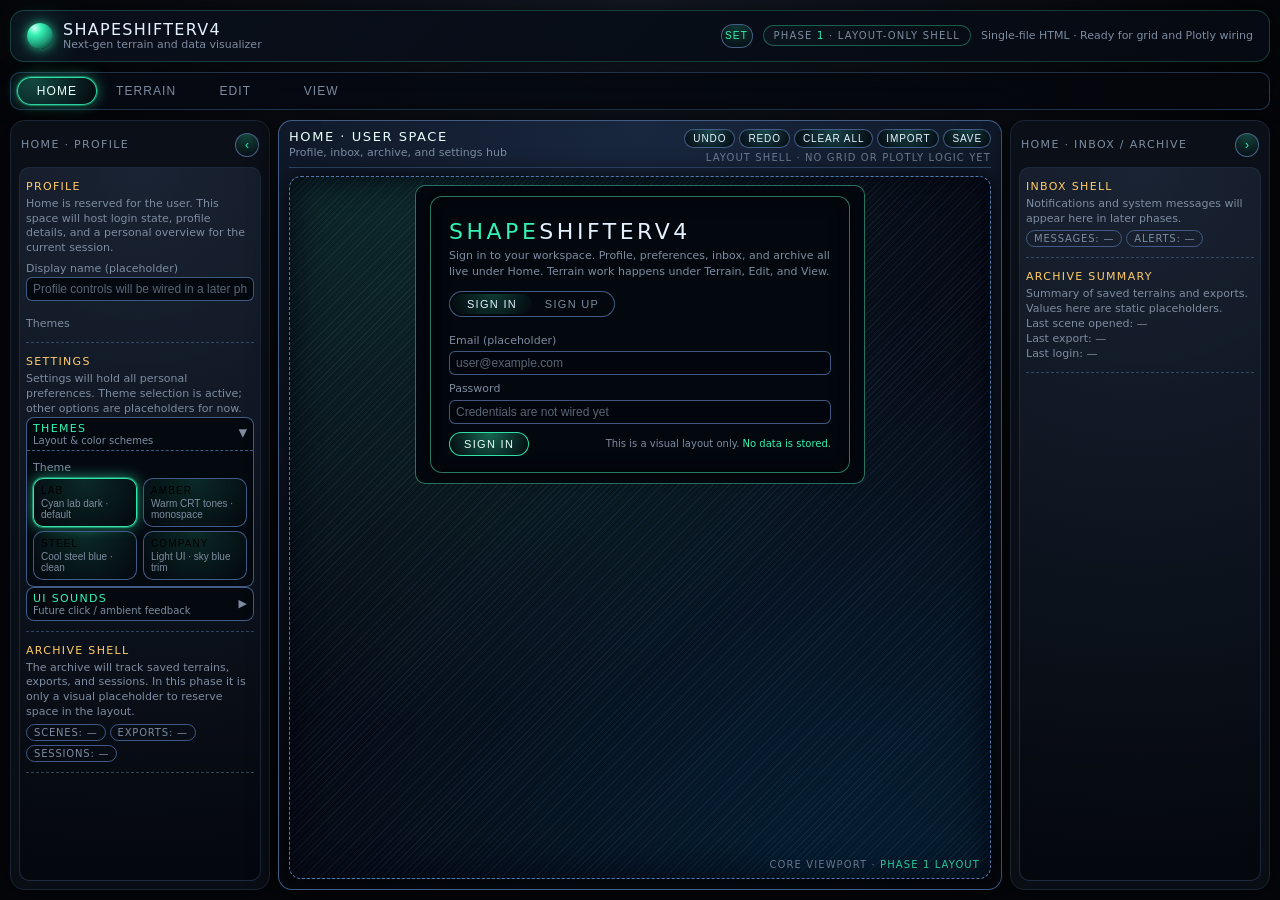
<file: ShapeShifterV4.1.0.html>
<!DOCTYPE html>
<html lang="en">
<head>
  <meta charset="UTF-8">
  <title>ShapeShifterV4 – Next-Gen Terrain Lab</title>
  <meta name="viewport" content="width=device-width, initial-scale=1.0">

  <style>
    :root {
      --bg-body-top: #151b26;
      --bg-body-bottom: #05060a;

      --bg-main: #05060a;
      --bg-panel: #0b0f18;
      --bg-panel-alt: #090d14;
      --accent: #35f2b3;
      --accent-soft: #1f9f7c;
      --accent-warning: #ffcc66;
      --text-main: #e6f1ff;
      --text-muted: #7d8ca0;
      --border-subtle: #1b2433;
      --shadow-soft: 0 0 24px rgba(0, 0, 0, 0.7);
      --radius-lg: 14px;
      --radius-md: 10px;
      --radius-pill: 999px;
      --font-main: system-ui, -apple-system, BlinkMacSystemFont, "Segoe UI", sans-serif;
    }

    body[data-theme="amber"] {
      --bg-body-top: #2b2010;
      --bg-body-bottom: #050302;
      --bg-main: #050303;
      --bg-panel: #160c05;
      --bg-panel-alt: #1e1107;
      --accent: #ffb347;
      --accent-soft: #cc8a3f;
      --accent-warning: #ffd27f;
      --text-main: #ffeede;
      --text-muted: #b8977a;
      --border-subtle: #3a2613;
      --font-main: "Courier New", monospace;
    }

    body[data-theme="steel"] {
      --bg-body-top: #101624;
      --bg-body-bottom: #04070b;
      --bg-main: #04070b;
      --bg-panel: #050911;
      --bg-panel-alt: #070c16;
      --accent: #7fd0ff;
      --accent-soft: #3a8bbd;
      --accent-warning: #b0e0ff;
      --text-main: #e3f3ff;
      --text-muted: #8aa0c0;
      --border-subtle: #27354b;
      --font-main: "Segoe UI", system-ui, -apple-system, BlinkMacSystemFont, sans-serif;
    }

    body[data-theme="company"] {
      --bg-body-top: #f7f9fc;
      --bg-body-bottom: #f2f6fb;
      --bg-main: #ffffff;
      --bg-panel: #f0f3f9;
      --bg-panel-alt: #e8edf5;
      --accent: #4aa3ff;
      --accent-soft: #8ec8ff;
      --accent-warning: #ff6b6b;
      --text-main: #1a1c22;
      --text-muted: #566273;
      --border-subtle: #cfd7e3;
      --font-main: "Segoe UI", Helvetica, Arial, sans-serif;
    }

    * {
      box-sizing: border-box;
      margin: 0;
      padding: 0;
    }

    html, body {
      height: 100%;
      width: 100%;
      background: radial-gradient(circle at top, var(--bg-body-top) 0, var(--bg-body-bottom) 55%);
      color: var(--text-main);
      font-family: var(--font-main);
      -webkit-font-smoothing: antialiased;
    }

    body {
      display: flex;
      align-items: stretch;
      justify-content: center;
    }

    .app-shell {
      display: flex;
      flex-direction: column;
      width: 100%;
      height: 100%;
      padding: 10px;
      gap: 10px;
    }

    .app-header {
      display: flex;
      align-items: center;
      justify-content: space-between;
      padding: 10px 16px;
      background: linear-gradient(135deg, rgba(10,16,28,0.96), rgba(6,10,19,0.96));
      border-radius: var(--radius-lg);
      border: 1px solid rgba(88, 255, 199, 0.2);
      box-shadow: var(--shadow-soft);
      backdrop-filter: blur(16px);
    }

    body[data-theme="company"] .app-header {
      background: linear-gradient(135deg, #ffffff, #f3f7fc);
      border-color: rgba(74, 163, 255, 0.4);
    }

    .header-left {
      display: flex;
      align-items: center;
      gap: 10px;
    }

    .header-orb {
      width: 26px;
      height: 26px;
      border-radius: 50%;
      background: radial-gradient(circle at 30% 20%, #d0fff5 0, var(--accent) 25%, var(--accent-soft) 60%, #02110c 100%);
      box-shadow:
        0 0 10px rgba(53, 242, 179, 0.7),
        0 0 30px rgba(53, 242, 179, 0.4);
    }

    body[data-theme="amber"] .header-orb {
      background: radial-gradient(circle at 30% 20%, #fff1d0 0, #ffb347 25%, #cc8a3f 60%, #2b1404 100%);
      box-shadow:
        0 0 10px rgba(255, 179, 71, 0.7),
        0 0 30px rgba(255, 179, 71, 0.4);
    }

    body[data-theme="steel"] .header-orb {
      background: radial-gradient(circle at 30% 20%, #e3f5ff 0, #7fd0ff 25%, #3a8bbd 60%, #020713 100%);
      box-shadow:
        0 0 10px rgba(127, 208, 255, 0.7),
        0 0 30px rgba(127, 208, 255, 0.4);
    }

    body[data-theme="company"] .header-orb {
      background: radial-gradient(circle at 30% 20%, #ffecec 0, #ff3b3b 28%, #b81421 60%, #53040a 100%);
      box-shadow:
        0 0 10px rgba(255, 59, 59, 0.8),
        0 0 26px rgba(74, 163, 255, 0.7);
    }

    .header-title {
      display: flex;
      flex-direction: column;
      line-height: 1.1;
    }

    .header-title-main {
      font-size: 16px;
      letter-spacing: 0.08em;
      text-transform: uppercase;
    }

    .header-title-sub {
      font-size: 11px;
      color: var(--text-muted);
    }

    .header-right {
      display: flex;
      align-items: center;
      gap: 10px;
      font-size: 11px;
      color: var(--text-muted);
    }

    .pill {
      padding: 4px 10px;
      border-radius: var(--radius-pill);
      border: 1px solid rgba(53, 242, 179, 0.35);
      background: linear-gradient(135deg, rgba(13, 22, 30, 0.9), rgba(8, 12, 20, 0.9));
      text-transform: uppercase;
      letter-spacing: 0.12em;
      font-size: 10px;
    }

    body[data-theme="company"] .pill {
      border-color: rgba(74, 163, 255, 0.6);
      background: linear-gradient(135deg, #f4f7fd, #e5ecf8);
    }

    .pill span {
      color: var(--accent);
    }

    .header-settings-button {
      width: 32px;
      height: 24px;
      border-radius: 999px;
      border: 1px solid rgba(72, 101, 146, 0.9);
      background: radial-gradient(circle at top, rgba(53,242,179,0.2), rgba(6,11,18,0.95));
      color: var(--accent);
      font-size: 10px;
      text-transform: uppercase;
      letter-spacing: 0.12em;
      cursor: pointer;
      display: inline-flex;
      align-items: center;
      justify-content: center;
      padding: 0;
      transition: all 0.15s ease-out;
    }

    body[data-theme="company"] .header-settings-button {
      border-color: rgba(74, 163, 255, 0.8);
      background: radial-gradient(circle at top, rgba(74,163,255,0.2), #ffffff);
    }

    .header-settings-button:hover {
      border-color: rgba(53, 242, 179, 0.9);
      box-shadow: 0 0 12px rgba(53, 242, 179, 0.5);
      color: var(--text-main);
    }

    body[data-theme="company"] .header-settings-button:hover {
      border-color: rgba(74, 163, 255, 1);
      box-shadow: 0 0 12px rgba(74, 163, 255, 0.7);
    }

    .tab-bar {
      display: flex;
      gap: 6px;
      padding: 4px 6px;
      border-radius: var(--radius-md);
      background: linear-gradient(90deg, rgba(7,11,20,0.95), rgba(5,7,13,0.95));
      border: 1px solid rgba(50, 78, 115, 0.7);
      box-shadow: 0 0 16px rgba(0, 0, 0, 0.55);
    }

    body[data-theme="company"] .tab-bar {
      background: linear-gradient(90deg, #f6f8fc, #e8edf7);
      border-color: rgba(207, 215, 227, 0.9);
    }

    .tab-button {
      position: relative;
      flex: 0 0 auto;
      min-width: 80px;
      padding: 6px 12px;
      border-radius: 999px;
      border: 1px solid transparent;
      background: transparent;
      color: var(--text-muted);
      font-size: 12px;
      letter-spacing: 0.09em;
      text-transform: uppercase;
      cursor: pointer;
      transition: all 0.15s ease-out;
    }

    .tab-button::before {
      content: "";
      position: absolute;
      inset: 0;
      border-radius: inherit;
      background: radial-gradient(circle at top, rgba(53,242,179,0.2), transparent 60%);
      opacity: 0;
      pointer-events: none;
      transition: opacity 0.18s ease-out;
    }

    .tab-button:hover::before {
      opacity: 1;
    }

    .tab-button:hover {
      color: var(--text-main);
      border-color: rgba(53, 242, 179, 0.4);
    }

    body[data-theme="company"] .tab-button:hover {
      border-color: rgba(74, 163, 255, 0.7);
    }

    .tab-button.active {
      background: radial-gradient(circle at 20% 0, rgba(53,242,179,0.28), rgba(4,9,16,0.9));
      border-color: rgba(53, 242, 179, 0.9);
      color: #eafffb;
      box-shadow:
        0 0 0 1px rgba(53, 242, 179, 0.35),
        0 0 14px rgba(53, 242, 179, 0.5);
    }

    body[data-theme="company"] .tab-button.active {
      background: radial-gradient(circle at 20% 0, rgba(74,163,255,0.22), #ffffff);
      border-color: rgba(74, 163, 255, 1);
      color: #123050;
      box-shadow:
        0 0 0 1px rgba(74, 163, 255, 0.5),
        0 0 12px rgba(74, 163, 255, 0.5);
    }

    .main-layout {
      flex: 1 1 auto;
      display: flex;
      gap: 8px;
      min-height: 0;
    }

    .sidebar {
      display: flex;
      flex-direction: column;
      background: linear-gradient(180deg, var(--bg-panel), var(--bg-panel-alt));
      border-radius: var(--radius-lg);
      border: 1px solid var(--border-subtle);
      box-shadow: var(--shadow-soft);
      padding: 8px;
      width: 260px;
      min-width: 200px;
      max-width: 360px;
      transition: width 0.22s ease-out, padding 0.22s ease-out;
      position: relative;
      overflow: hidden;
    }

    body[data-theme="company"] .sidebar {
      background: linear-gradient(180deg, #f5f7fc, #edf1f9);
      box-shadow: 0 0 22px rgba(0, 0, 0, 0.08);
    }

    .sidebar.collapsed {
      width: 36px;
      min-width: 36px;
      padding-left: 4px;
      padding-right: 4px;
    }

    .sidebar-header {
      display: flex;
      align-items: center;
      justify-content: space-between;
      gap: 6px;
      padding: 4px 2px 6px 2px;
    }

    .sidebar-title {
      font-size: 11px;
      letter-spacing: 0.12em;
      text-transform: uppercase;
      color: var(--text-muted);
      white-space: nowrap;
      overflow: hidden;
      text-overflow: ellipsis;
    }

    .sidebar-toggle {
      width: 24px;
      height: 24px;
      border-radius: 50%;
      border: 1px solid rgba(83, 108, 151, 0.9);
      background: radial-gradient(circle at top, rgba(53,242,179,0.25), rgba(6,11,18,0.95));
      color: var(--accent);
      font-size: 12px;
      cursor: pointer;
      display: flex;
      align-items: center;
      justify-content: center;
      padding: 0;
      flex-shrink: 0;
      transition: all 0.15s ease-out;
    }

    body[data-theme="company"] .sidebar-toggle {
      border-color: rgba(119, 144, 182, 0.9);
      background: radial-gradient(circle at top, rgba(74,163,255,0.25), #ffffff);
    }

    .sidebar-toggle:hover {
      border-color: rgba(53, 242, 179, 0.9);
      box-shadow: 0 0 12px rgba(53, 242, 179, 0.6);
    }

    body[data-theme="company"] .sidebar-toggle:hover {
      border-color: rgba(74, 163, 255, 1);
      box-shadow: 0 0 12px rgba(74, 163, 255, 0.6);
    }

    .sidebar.collapsed .sidebar-title {
      opacity: 0;
    }

    .sidebar-body {
      flex: 1 1 auto;
      margin-top: 4px;
      padding: 6px;
      border-radius: 10px;
      background: radial-gradient(circle at top, rgba(34, 46, 66, 0.65), rgba(4, 7, 13, 0.96));
      border: 1px solid rgba(30, 44, 66, 0.9);
      overflow: hidden auto;
      scrollbar-width: thin;
      scrollbar-color: var(--accent-soft) transparent;
      font-size: 12px;
    }

    body[data-theme="company"] .sidebar-body {
      background: radial-gradient(circle at top, rgba(255,255,255,0.95), #eef2f9);
      border-color: rgba(207, 215, 227, 0.9);
    }

    .sidebar.collapsed .sidebar-body {
      display: none;
    }

    .sidebar-section-title {
      font-size: 11px;
      text-transform: uppercase;
      letter-spacing: 0.12em;
      color: var(--accent-warning);
      margin-bottom: 4px;
    }

    .sidebar-section {
      padding: 6px 0 10px 0;
      border-bottom: 1px dashed rgba(64, 88, 126, 0.7);
      margin-bottom: 6px;
    }

    body[data-theme="company"] .sidebar-section {
      border-bottom-color: rgba(199, 208, 224, 0.9);
    }

    .sidebar-section:last-child {
      border-bottom: none;
      margin-bottom: 0;
    }

    .sidebar-note {
      font-size: 11px;
      color: var(--text-muted);
      line-height: 1.35;
    }

    .chip-row {
      display: flex;
      flex-wrap: wrap;
      gap: 4px;
      margin-top: 4px;
    }

    .chip {
      padding: 2px 7px;
      border-radius: 999px;
      border: 1px solid rgba(70, 97, 142, 0.9);
      font-size: 10px;
      color: var(--text-muted);
      text-transform: uppercase;
      letter-spacing: 0.08em;
      cursor: default;
    }

    body[data-theme="company"] .chip {
      border-color: rgba(187, 198, 217, 0.9);
    }

    .chip.primary {
      border-color: rgba(53, 242, 179, 0.8);
      color: var(--accent);
    }

    /* Active tool highlight */
    .tool-chip.active {
        background: rgba(80, 200, 255, 0.30);
        border: 1px solid rgba(120, 240, 255, 0.7);
        color: #ffffff;
    }

    .field-label {
      display: block;
      font-size: 11px;
      color: var(--text-muted);
      margin-top: 6px;
      margin-bottom: 2px;
    }

    .field-input,
    .field-input-auth,
    .field-select {
      width: 100%;
      padding: 4px 6px;
      border-radius: 6px;
      border: 1px solid rgba(70, 97, 142, 0.9);
      background: rgba(3, 7, 13, 0.9);
      color: var(--text-main);
      font-size: 12px;
      outline: none;
    }

    body[data-theme="company"] .field-input,
    body[data-theme="company"] .field-input-auth,
    body[data-theme="company"] .field-select {
      background: #ffffff;
      border-color: rgba(187, 198, 217, 0.9);
      color: #1a1c22;
    }

    .field-input::placeholder,
    .field-input-auth::placeholder {
      color: rgba(125, 140, 160, 0.7);
    }

    .btn-ghost {
      display: inline-flex;
      align-items: center;
      justify-content: center;
      padding: 4px 8px;
      border-radius: 8px;
      border: 1px dashed rgba(75, 104, 151, 0.9);
      background: transparent;
      color: var(--text-muted);
      font-size: 11px;
      cursor: pointer;
      margin-top: 4px;
      transition: all 0.15s ease-out;
    }

    body[data-theme="company"] .btn-ghost {
      border-color: rgba(187, 198, 217, 0.9);
      background: rgba(255,255,255,0.8);
    }

    .btn-ghost span {
      color: var(--accent);
      margin-right: 4px;
    }

    .btn-ghost:hover {
      border-style: solid;
      border-color: rgba(53, 242, 179, 0.9);
      color: var(--text-main);
      box-shadow: 0 0 10px rgba(53, 242, 179, 0.4);
    }

    body[data-theme="company"] .btn-ghost:hover {
      border-color: rgba(74, 163, 255, 1);
      box-shadow: 0 0 10px rgba(74, 163, 255, 0.35);
    }

    .theme-row {
      display: flex;
      gap: 6px;
      margin-top: 4px;
      flex-wrap: wrap;
    }

    .theme-tile {
      flex: 1 1 0;
      display: flex;
      flex-direction: column;
      align-items: flex-start;
      justify-content: space-between;
      padding: 6px 7px;
      border-radius: 10px;
      border: 1px solid rgba(72, 101, 146, 0.9);
      background: radial-gradient(circle at top, rgba(53,242,179,0.14), rgba(4,8,15,0.95));
      cursor: pointer;
      font-size: 10px;
      text-align: left;
      transition: all 0.15s ease-out;
    }

    body[data-theme="company"] .theme-tile {
      border-color: rgba(187, 198, 217, 0.9);
      background: radial-gradient(circle at top, rgba(74,163,255,0.08), #ffffff);
    }

    .theme-tile:hover {
      border-color: var(--accent);
      box-shadow: 0 0 10px rgba(0, 0, 0, 0.7);
    }

    body[data-theme="company"] .theme-tile:hover {
      box-shadow: 0 0 10px rgba(74, 163, 255, 0.25);
    }

    .theme-tile.active {
      border-color: rgba(53, 242, 179, 0.95);
      box-shadow:
        0 0 0 1px rgba(53, 242, 179, 0.4),
        0 0 14px rgba(53, 242, 179, 0.6);
    }

    body[data-theme="company"] .theme-tile.active {
      border-color: rgba(74, 163, 255, 1);
      box-shadow:
        0 0 0 1px rgba(74, 163, 255, 0.6),
        0 0 14px rgba(74, 163, 255, 0.5);
    }

    .theme-name {
      text-transform: uppercase;
      letter-spacing: 0.11em;
      margin-bottom: 2px;
    }

    .theme-desc {
      font-size: 10px;
      color: var(--text-muted);
    }

    .setting-inline {
      display: flex;
      align-items: center;
      justify-content: space-between;
      gap: 6px;
      margin-top: 4px;
    }

    .toggle {
      display: inline-flex;
      align-items: center;
      gap: 4px;
      font-size: 11px;
      color: var(--text-muted);
      opacity: 0.8;
    }

    .toggle input {
      accent-color: var(--accent);
    }

    .slider-row {
      margin-top: 4px;
    }

    .slider-label {
      display: flex;
      align-items: baseline;
      justify-content: space-between;
      font-size: 11px;
      color: var(--text-muted);
      margin-bottom: 2px;
    }

    .slider-value {
      font-size: 11px;
      color: var(--accent);
    }

    .slider-input {
      width: 100%;
    }

    .center-panel {
      flex: 1 1 auto;
      min-width: 0;
      background: radial-gradient(circle at top, rgba(26, 41, 66, 0.9), rgba(4, 7, 13, 0.98));
      border-radius: var(--radius-lg);
      border: 1px solid rgba(72, 101, 146, 0.9);
      box-shadow: 0 0 28px rgba(0, 0, 0, 0.85);
      display: flex;
      flex-direction: column;
      padding: 8px 10px 10px 10px;
      position: relative;
      overflow: hidden;
    }

    body[data-theme="company"] .center-panel {
      background: radial-gradient(circle at top, #ffffff, #edf1f9);
      border-color: rgba(197, 207, 224, 0.95);
      box-shadow: 0 0 18px rgba(0, 0, 0, 0.1);
    }

    .center-header {
      display: flex;
      align-items: flex-start;
      justify-content: space-between;
      gap: 10px;
      padding-bottom: 4px;
      border-bottom: 1px solid rgba(61, 89, 135, 0.75);
    }

    body[data-theme="company"] .center-header {
      border-bottom-color: rgba(197, 207, 224, 0.9);
    }

    .center-header-left {
      display: flex;
      flex-direction: column;
      gap: 2px;
    }

    .center-header-right {
      display: flex;
      flex-direction: column;
      align-items: flex-end;
      gap: 4px;
      min-width: 0;
    }

    .center-title {
      font-size: 13px;
      letter-spacing: 0.12em;
      text-transform: uppercase;
      color: #e9fffb;
    }

    body[data-theme="company"] .center-title {
      color: #142031;
    }

    .center-subtitle {
      font-size: 11px;
      color: var(--text-muted);
    }

    .center-meta {
      font-size: 10px;
      color: var(--text-muted);
      text-transform: uppercase;
      letter-spacing: 0.11em;
      opacity: 0.85;
    }

    .center-toolbar {
      display: flex;
      flex-wrap: wrap;
      gap: 4px;
      justify-content: flex-end;
    }

    .toolbar-button {
      padding: 3px 8px;
      border-radius: 999px;
      border: 1px solid rgba(72, 101, 146, 0.9);
      background: radial-gradient(circle at top, rgba(53,242,179,0.18), rgba(3,8,15,0.95));
      color: var(--text-main);
      font-size: 10px;
      text-transform: uppercase;
      letter-spacing: 0.09em;
      cursor: pointer;
      transition: all 0.15s ease-out;
    }

    body[data-theme="company"] .toolbar-button {
      border-color: rgba(187, 198, 217, 0.9);
      background: radial-gradient(circle at top, rgba(74,163,255,0.12), #ffffff);
      color: #142031;
    }

    .toolbar-button:hover {
      border-color: rgba(53, 242, 179, 0.95);
      box-shadow: 0 0 10px rgba(53, 242, 179, 0.55);
    }

    body[data-theme="company"] .toolbar-button:hover {
      border-color: rgba(74,163,255,1);
      box-shadow: 0 0 10px rgba(74, 163, 255, 0.6);
    }

    .center-body {
      flex: 1 1 auto;
      margin-top: 8px;
      border-radius: 12px;
      border: 1px dashed rgba(93, 132, 189, 0.9);
      background:
        radial-gradient(circle at 15% 0, rgba(53, 242, 179, 0.12), transparent 60%),
        radial-gradient(circle at 80% 100%, rgba(0, 170, 255, 0.12), transparent 65%),
        repeating-linear-gradient(
          135deg,
          rgba(17, 24, 40, 0.9),
          rgba(17, 24, 40, 0.9) 1px,
          rgba(6, 9, 18, 0.9) 1px,
          rgba(6, 9, 18, 0.9) 4px
        );
      box-shadow:
        inset 0 0 30px rgba(2, 6, 15, 0.9),
        0 0 22px rgba(0, 0, 0, 0.8);
      display: flex;
      align-items: flex-start;
      justify-content: center;
      position: relative;
      overflow-y: auto;
      overflow-x: hidden;
    }

    body[data-theme="company"] .center-body {
      border-color: rgba(197, 207, 224, 0.9);
      background:
        radial-gradient(circle at 15% 0, rgba(74, 163, 255, 0.15), transparent 60%),
        radial-gradient(circle at 80% 100%, rgba(255, 107, 107, 0.13), transparent 65%),
        linear-gradient(135deg, #f7f9fd, #edf1f9);
      box-shadow:
        inset 0 0 10px rgba(255, 255, 255, 0.5),
        0 0 12px rgba(0, 0, 0, 0.08);
    }

    .center-placeholder {
      text-align: center;
      max-width: 600px;
      padding: 10px 14px;
      border-radius: 10px;
      background: rgba(4, 8, 15, 0.95);
      border: 1px solid rgba(88, 255, 199, 0.45);
      color: var(--text-main);
      font-size: 12px;
      line-height: 1.5;
      display: none;
      margin: 8px 0 14px 0;
    }

    body[data-theme="company"] .center-placeholder {
      background: #ffffff;
      border-color: rgba(197, 207, 224, 0.9);
    }

    .center-placeholder strong {
      color: var(--accent);
      text-transform: uppercase;
      letter-spacing: 0.1em;
      font-size: 11px;
    }

    .center-placeholder.active {
      display: block;
    }

    .center-overlay-caption {
      position: absolute;
      bottom: 8px;
      right: 10px;
      font-size: 10px;
      color: var(--text-muted);
      text-transform: uppercase;
      letter-spacing: 0.11em;
      opacity: 0.8;
    }

    .center-overlay-caption span {
      color: var(--accent);
    }

    .home-auth-card {
      text-align: left;
      max-width: 420px;
      width: 100%;
      padding: 18px 18px 16px 18px;
      border-radius: 12px;
      background: rgba(4, 8, 15, 0.96);
      border: 1px solid rgba(88, 255, 199, 0.45);
      box-shadow:
        0 0 16px rgba(0, 0, 0, 0.8),
        inset 0 0 18px rgba(0, 0, 0, 0.7);
    }

    body[data-theme="company"] .home-auth-card {
      background: #ffffff;
      border-color: rgba(197, 207, 224, 0.95);
      box-shadow:
        0 0 10px rgba(0, 0, 0, 0.06),
        0 0 4px rgba(255, 255, 255, 0.6);
    }

    .home-logo-text {
      font-size: 22px;
      letter-spacing: 0.16em;
      text-transform: uppercase;
    }

    .home-logo-text span {
      color: var(--accent);
    }

    .home-subline {
      font-size: 11px;
      color: var(--text-muted);
      margin-bottom: 10px;
    }

    .auth-tab-row {
      display: inline-flex;
      border-radius: 999px;
      border: 1px solid rgba(72, 101, 146, 0.9);
      padding: 2px;
      margin-bottom: 10px;
      background: rgba(4, 8, 15, 0.9);
    }

    body[data-theme="company"] .auth-tab-row {
      background: #f4f7fd;
      border-color: rgba(187, 198, 217, 0.9);
    }

    .auth-tab {
      min-width: 80px;
      padding: 4px 10px;
      border-radius: 999px;
      border: none;
      background: transparent;
      font-size: 11px;
      color: var(--text-muted);
      text-transform: uppercase;
      letter-spacing: 0.12em;
      cursor: pointer;
      transition: all 0.15s ease-out;
    }

    .auth-tab.active {
      background: radial-gradient(circle at top, rgba(53,242,179,0.22), rgba(3,8,15,0.95));
      color: var(--text-main);
    }

    body[data-theme="company"] .auth-tab.active {
      background: radial-gradient(circle at top, rgba(74,163,255,0.26), #ffffff);
      color: #142031;
      box-shadow: 0 0 6px rgba(74, 163, 255, 0.4);
    }

    .auth-form {
      margin-top: 6px;
    }

    .auth-row {
      margin-bottom: 6px;
    }

    .auth-actions {
      margin-top: 8px;
      display: flex;
      align-items: center;
      justify-content: space-between;
      gap: 8px;
      flex-wrap: wrap;
    }

    .btn-primary-auth {
      padding: 5px 14px;
      border-radius: 999px;
      border: 1px solid rgba(53, 242, 179, 0.9);
      background: radial-gradient(circle at top, rgba(53,242,179,0.4), rgba(3,8,15,0.95));
      color: #eafffb;
      font-size: 11px;
      text-transform: uppercase;
      letter-spacing: 0.12em;
      cursor: pointer;
      transition: all 0.15s ease-out;
    }

    body[data-theme="company"] .btn-primary-auth {
      border-color: rgba(74, 163, 255, 0.95);
      background: linear-gradient(135deg, #4aa3ff, #2c7cd6);
      color: #ffffff;
      box-shadow: 0 0 10px rgba(74, 163, 255, 0.5);
    }

    .btn-primary-auth:hover {
      box-shadow: 0 0 12px rgba(53, 242, 179, 0.7);
    }

    body[data-theme="company"] .btn-primary-auth:hover {
      box-shadow: 0 0 14px rgba(74, 163, 255, 0.75);
    }

    .auth-secondary {
      font-size: 10px;
      color: var(--text-muted);
    }

    .auth-secondary span {
      color: var(--accent);
    }

    .terrain-card {
      text-align: left;
      max-width: 540px;
      width: 100%;
      padding: 14px 16px 12px 16px;
      border-radius: 12px;
      background: rgba(4, 8, 15, 0.96);
      border: 1px solid rgba(88, 255, 199, 0.45);
      box-shadow:
        0 0 16px rgba(0, 0, 0, 0.8),
        inset 0 0 18px rgba(0, 0, 0, 0.7);
    }

    body[data-theme="company"] .terrain-card {
      background: #ffffff;
      border-color: rgba(197, 207, 224, 0.95);
      box-shadow:
        0 0 10px rgba(0, 0, 0, 0.06),
        0 0 4px rgba(255, 255, 255, 0.6);
    }

    .terrain-card-header {
      font-size: 13px;
      letter-spacing: 0.16em;
      text-transform: uppercase;
      margin-bottom: 3px;
      color: var(--accent);
    }

    .terrain-card-subtitle {
      font-size: 11px;
      color: var(--text-muted);
      margin-bottom: 8px;
    }

    .terrain-row {
      display: flex;
      flex-wrap: wrap;
      gap: 8px;
      margin-bottom: 6px;
      font-size: 12px;
    }

    .terrain-label-inline {
      font-size: 11px;
      color: var(--text-muted);
      text-transform: uppercase;
      letter-spacing: 0.11em;
      margin-bottom: 2px;
    }

    .terrain-inline-group {
      display: flex;
      flex-wrap: wrap;
      gap: 6px;
      align-items: center;
    }

    .terrain-small-input {
      width: 70px;
      padding: 3px 5px;
      border-radius: 6px;
      border: 1px solid rgba(70, 97, 142, 0.9);
      background: rgba(3, 7, 13, 0.9);
      color: var(--text-main);
      font-size: 11px;
      outline: none;
    }

    body[data-theme="company"] .terrain-small-input {
      background: #ffffff;
      border-color: rgba(187, 198, 217, 0.9);
      color: #1a1c22;
    }

    .terrain-checkbox-row {
      display: inline-flex;
      align-items: center;
      gap: 4px;
      font-size: 11px;
      color: var(--text-muted);
      margin-top: 2px;
      margin-right: 10px;
    }

    .terrain-section-divider {
      margin-top: 8px;
      margin-bottom: 4px;
      font-size: 10px;
      text-transform: uppercase;
      letter-spacing: 0.14em;
      color: var(--text-muted);
      border-top: 1px dashed rgba(88, 116, 164, 0.9);
      padding-top: 4px;
    }

    body[data-theme="company"] .terrain-section-divider {
      border-top-color: rgba(197, 207, 224, 0.9);
    }

    .terrain-actions {
      display: flex;
      align-items: center;
      justify-content: space-between;
      gap: 8px;
      margin-top: 8px;
      flex-wrap: wrap;
    }

    .terrain-note {
      font-size: 10px;
      color: var(--text-muted);
    }

    .terrain-note span {
      color: var(--accent);
    }

    .terrain-chip-row {
      display: flex;
      flex-wrap: wrap;
      gap: 4px;
      margin-top: 4px;
      margin-bottom: 4px;
    }

    .terrain-chip {
      padding: 2px 7px;
      border-radius: 999px;
      border: 1px solid rgba(70, 97, 142, 0.9);
      font-size: 10px;
      color: var(--text-muted);
      text-transform: uppercase;
      letter-spacing: 0.08em;
      cursor: default;
    }

    .terrain-chip.primary {
      border-color: rgba(53, 242, 179, 0.8);
      color: var(--accent);
    }

    body[data-theme="company"] .terrain-chip {
      border-color: rgba(187, 198, 217, 0.9);
    }

    .edit-grid-card {
      text-align: left;
      max-width: 540px;
      width: 100%;
      padding: 14px 16px 12px 16px;
      border-radius: 12px;
      background: rgba(4, 8, 15, 0.96);
      border: 1px solid rgba(88, 255, 199, 0.45);
      box-shadow:
        0 0 16px rgba(0, 0, 0, 0.8),
        inset 0 0 18px rgba(0, 0, 0, 0.7);
    }

    body[data-theme="company"] .edit-grid-card {
      background: #ffffff;
      border-color: rgba(197, 207, 224, 0.95);
      box-shadow:
        0 0 10px rgba(0, 0, 0, 0.06),
        0 0 4px rgba(255, 255, 255, 0.6);
    }

    .edit-grid-header {
      font-size: 13px;
      letter-spacing: 0.16em;
      text-transform: uppercase;
      margin-bottom: 3px;
      color: var(--accent);
    }

    .edit-grid-subtitle {
      font-size: 11px;
      color: var(--text-muted);
      margin-bottom: 8px;
    }

    .edit-grid-viewport {
      position: relative;
      width: 100%;
      padding-top: 100%;
      border-radius: 10px;
      border: 1px solid rgba(72, 101, 146, 0.9);
      background:
        linear-gradient(to right, rgba(45,59,89,0.7) 1px, transparent 1px),
        linear-gradient(to bottom, rgba(45,59,89,0.7) 1px, transparent 1px),
        radial-gradient(circle at top left, rgba(53,242,179,0.14), transparent 60%);
      background-size: calc(100% / 10) calc(100% / 10);
      box-shadow: inset 0 0 18px rgba(0,0,0,0.9);
      overflow: hidden;
    }

    /* HUD bar for Edit Viewport */
    .edit-hud-bar {
      position: absolute;
      top: 0;
      left: 0;
      right: 0;
      height: 28px;
      background: rgba(0, 0, 0, 0.45);
      backdrop-filter: blur(3px);
      display: flex;
      align-items: center;
      justify-content: space-between;
      padding: 3px 8px;
      font-size: 12px;
      color: #aee;
      border-bottom: 1px solid rgba(140, 255, 255, 0.2);
      z-index: 10;
    }

    .edit-hud-buttons {
      display: flex;
      gap: 6px;
    }

    .hud-btn {
      background: rgba(30, 50, 60, 0.8);
      border: 1px solid rgba(120, 220, 255, 0.4);
      color: #dff;
      padding: 2px 6px;
      font-size: 11px;
      border-radius: 4px;
      cursor: pointer;
    }

    .hud-btn:hover {
      background: rgba(60, 80, 100, 0.8);
    }



        /* Canvas that shows the 100×100 terrain heatmap in Edit view */
        .edit-grid-canvas-inner {
          position: absolute;
          inset: 0;
          width: 100%;
          height: 100%;
          display: block;
          border-radius: 10px;
          image-rendering: pixelated; /* makes the small cells easier to see */
        }

        /* Canvas that shows the 100×100 terrain heatmap in Edit view */
        .edit-grid-canvas-inner {
          position: absolute;
          inset: 0;
          width: 100%;
          height: 100%;
          display: block;
          border-radius: 10px;
          image-rendering: pixelated; /* makes the small cells easier to see */
        }

    body[data-theme="company"] .edit-grid-viewport {
      border-color: rgba(187, 198, 217, 0.9);
      background:
        linear-gradient(to right, rgba(210, 218, 232, 0.9) 1px, transparent 1px),
        linear-gradient(to bottom, rgba(210, 218, 232, 0.9) 1px, transparent 1px),
        radial-gradient(circle at top left, rgba(74,163,255,0.12), transparent 60%);
      box-shadow: inset 0 0 6px rgba(0,0,0,0.15);
    }

    .edit-grid-overlay-label {
      position: absolute;
      bottom: 6px;
      right: 8px;
      font-size: 10px;
      color: var(--text-muted);
      text-transform: uppercase;
      letter-spacing: 0.12em;
    }

    .edit-grid-overlay-label span {
      color: var(--accent);
    }

    .edit-grid-footer-note {
      margin-top: 8px;
      font-size: 10px;
      color: var(--text-muted);
      line-height: 1.4;
    }

    .view-card {
      text-align: left;
      max-width: 760px;
      width: 100%;
      padding: 12px 14px 10px 14px;
      border-radius: 12px;
      background: rgba(4, 8, 15, 0.96);
      border: 1px solid rgba(88, 255, 199, 0.45);
      box-shadow:
        0 0 18px rgba(0, 0, 0, 0.85),
        inset 0 0 20px rgba(0, 0, 0, 0.75);
    }

    body[data-theme="company"] .view-card {
      background: #ffffff;
      border-color: rgba(197, 207, 224, 0.95);
      box-shadow:
        0 0 12px rgba(0, 0, 0, 0.08),
        0 0 4px rgba(255, 255, 255, 0.7);
    }

    .view-header {
      display: flex;
      align-items: baseline;
      justify-content: space-between;
      gap: 8px;
      margin-bottom: 6px;
    }

    .view-title {
      font-size: 13px;
      text-transform: uppercase;
      letter-spacing: 0.16em;
      color: var(--accent);
    }

    .view-subtitle {
      font-size: 11px;
      color: var(--text-muted);
    }

    .view-viewport {
      position: relative;
      width: 100%;
      padding-top: 60%;
      border-radius: 10px;
      border: 1px solid rgba(72, 101, 146, 0.9);
      background:
        radial-gradient(circle at 10% 0, rgba(53,242,179,0.18), transparent 60%),
        radial-gradient(circle at 90% 100%, rgba(0,170,255,0.16), transparent 60%),
        linear-gradient(180deg, rgba(1,4,9,1), rgba(3,9,18,1));
      box-shadow:
        inset 0 0 26px rgba(0,0,0,0.9),
        0 0 14px rgba(0,0,0,0.85);
      overflow: hidden;
    }

    body[data-theme="company"] .view-viewport {
      border-color: rgba(187, 198, 217, 0.9);
      background:
        radial-gradient(circle at 10% 0, rgba(74,163,255,0.16), transparent 60%),
        radial-gradient(circle at 90% 100%, rgba(255,107,107,0.14), transparent 60%),
        linear-gradient(180deg, #f6f8fd, #e9eef9);
      box-shadow:
        inset 0 0 10px rgba(0,0,0,0.15),
        0 0 8px rgba(0,0,0,0.08);
    }

    .view-viewport-inner {
      position: absolute;
      inset: 0;
      display: flex;
      align-items: center;
      justify-content: center;
      font-size: 11px;
      color: var(--text-muted);
      text-align: center;
      padding: 6px;
      pointer-events: none;
    }

    .view-viewport-label {
      position: absolute;
      bottom: 6px;
      right: 8px;
      font-size: 10px;
      color: var(--text-muted);
      text-transform: uppercase;
      letter-spacing: 0.12em;
    }

    .view-viewport-label span {
      color: var(--accent);
    }

    .view-footer-note {
      margin-top: 6px;
      font-size: 10px;
      color: var(--text-muted);
      line-height: 1.4;
    }

    .view-footer-note span {
      color: var(--accent);
    }

    .view-mode-settings {
      margin-top: 6px;
      padding: 6px 6px 8px 6px;
      border-radius: 8px;
      border: 1px dashed rgba(72, 101, 146, 0.9);
      background: rgba(5, 9, 16, 0.9);
    }

    body[data-theme="company"] .view-mode-settings {
      border-color: rgba(187, 198, 217, 0.9);
      background: rgba(246, 249, 255, 0.9);
    }

    .view-mode-settings-title {
      font-size: 10px;
      letter-spacing: 0.12em;
      text-transform: uppercase;
      color: var(--text-muted);
      margin-bottom: 2px;
    }

    .view-mode-settings-title span {
      color: var(--accent);
    }

    .accordion {
      margin-top: 4px;
      display: flex;
      flex-direction: column;
      gap: 4px;
    }

    .accordion-item {
      border-radius: 8px;
      border: 1px solid rgba(72, 101, 146, 0.9);
      overflow: hidden;
      background: rgba(4, 8, 15, 0.9);
    }

    body[data-theme="company"] .accordion-item {
      border-color: rgba(187, 198, 217, 0.9);
      background: rgba(248, 250, 255, 0.96);
    }

    .accordion-header {
      display: flex;
      align-items: center;
      justify-content: space-between;
      padding: 4px 6px;
      cursor: pointer;
      font-size: 11px;
    }

    .accordion-header-left {
      display: flex;
      align-items: center;
      gap: 6px;
    }

    .accordion-mode-check {
      pointer-events: auto;
    }

    .accordion-title {
      text-transform: uppercase;
      letter-spacing: 0.12em;
      color: var(--accent);
    }

    .accordion-tagline {
      font-size: 10px;
      color: var(--text-muted);
    }

    .accordion-chevron {
      font-size: 11px;
      color: var(--text-muted);
      transition: transform 0.15s ease-out;
    }

    .accordion-item.open .accordion-chevron {
      transform: rotate(90deg);
    }

    .accordion-body {
      padding: 4px 6px 6px 6px;
      display: none;
      border-top: 1px dashed rgba(72, 101, 146, 0.9);
      font-size: 11px;
    }

    body[data-theme="company"] .accordion-body {
      border-top-color: rgba(187, 198, 217, 0.9);
    }

    .accordion-item.open .accordion-body {
      display: block;
    }

    .accordion-note {
      font-size: 10px;
      color: var(--text-muted);
      margin-top: 4px;
    }

    [data-side-panel] {
      display: none;
    }

    [data-side-panel].active {
      display: block;
    }

    @media (max-width: 1100px) {
      .sidebar {
        width: 220px;
      }
    }

    @media (max-width: 900px) {
      .main-layout {
        flex-direction: column;
      }

      .sidebar {
        width: 100%;
        max-width: 100%;
        min-height: 120px;
        order: 2;
      }

      .sidebar.collapsed {
        width: 100%;
        min-width: auto;
      }

      .center-panel {
        order: 1;
        min-height: 260px;
      }
    }
  </style>
</head>

<body data-theme="lab">
  <div class="app-shell">
    <header class="app-header">
      <div class="header-left">
        <div class="header-orb"></div>
        <div class="header-title">
          <div class="header-title-main">ShapeShifterV4</div>
          <div class="header-title-sub">Next-gen terrain and data visualizer</div>
        </div>
      </div>
      <div class="header-right">
        <button id="btn-open-settings" class="header-settings-button" title="Open settings">
          SET
        </button>
        <div class="pill">
          Phase <span>1</span> · Layout-only shell
        </div>
        <div>Single-file HTML · Ready for grid and Plotly wiring</div>
      </div>
    </header>

    <nav class="tab-bar">
      <button class="tab-button active" data-tab-target="home">Home</button>
      <button class="tab-button" data-tab-target="terrain">Terrain</button>
      <button class="tab-button" data-tab-target="edit">Edit</button>
      <button class="tab-button" data-tab-target="view">View</button>
    </nav>

    <main class="main-layout">
      <!-- Left sidebar -->
      <aside class="sidebar" id="sidebar-left" data-side="left">
        <div class="sidebar-header">
          <div class="sidebar-title" id="sidebar-left-title">Home · Profile</div>
          <button class="sidebar-toggle" data-toggle-side="left" title="Collapse left panel">
            ‹
          </button>
        </div>
        <div class="sidebar-body">
          <!-- Home / left: profile -->


         
          <section class="sidebar-section" data-tab-panel="home" data-side-panel="left">
            <div class="sidebar-section-title">Profile</div>

            <p class="sidebar-note">
              Home is reserved for the user. This space will host login state, profile details,
              and a personal overview for the current session.
            </p>

            <!-- Basic profile placeholder -->
            <label class="field-label" for="home-display-name">
              Display name (placeholder)
            </label>
            <input
              id="home-display-name"
              class="field-input"
              placeholder="Profile controls will be wired in a later phase"
            >

            <!-- Theme settings: collapsible with arrow -->
            <div class="field-group" style="margin-top: 1rem;">
              <details class="theme-collapsible">
                <!-- The summary line shows "Themes" with a native arrow icon -->
                <summary class="field-label">
                  Themes
                </summary>

                <div class="theme-options" style="margin-top: 0.5rem;">
                  <p class="sidebar-note">
                    Choose a layout theme for the interface. These are placeholders for now and will be wired
                    to real theme switching in a later phase.
                  </p>

                  <label class="field-radio">
                    <input type="radio" name="home-theme" value="dark" checked>
                    <span>Dark · default layout</span>
                  </label>

                  <label class="field-radio">
                    <input type="radio" name="home-theme" value="neon">
                    <span>Neon grid layout</span>
                  </label>

                  <label class="field-radio">
                    <input type="radio" name="home-theme" value="company">
                    <span>Company / neutral layout</span>
                  </label>
                </div>
              </details>
            </div>
          </section>

          <!-- Home / left: settings -->

          <!-- Home / left: settings -->
          <section class="sidebar-section" id="home-settings-section" data-tab-panel="home" data-side-panel="left">
            <div class="sidebar-section-title">Settings</div>
            <p class="sidebar-note">
              Settings will hold all personal preferences. Theme selection is active;
              other options are placeholders for now.
            </p>

            <!-- Accordion wrapper for settings options -->
            <div class="accordion-item open">
              <div class="accordion-header" data-accordion-toggle>
                <div class="accordion-header-left">
                  <div>
                    <div class="accordion-title">Themes</div>
                    <div class="accordion-tagline">Layout &amp; color schemes</div>
                  </div>
                </div>
                <div class="accordion-chevron">▶</div>
              </div>
              <div class="accordion-body">
                <div class="field-label">Theme</div>
                <div class="theme-row">
                  <button class="theme-tile" data-theme-choice="lab">
                    <div class="theme-name">Lab</div>
                    <div class="theme-desc">Cyan lab dark · default</div>
                  </button>
                  <button class="theme-tile" data-theme-choice="amber">
                    <div class="theme-name">Amber</div>
                    <div class="theme-desc">Warm CRT tones · monospace</div>
                  </button>
                </div>
                <div class="theme-row">
                  <button class="theme-tile" data-theme-choice="steel">
                    <div class="theme-name">Steel</div>
                    <div class="theme-desc">Cool steel blue · clean</div>
                  </button>
                  <button class="theme-tile" data-theme-choice="company">
                    <div class="theme-name">Company</div>
                    <div class="theme-desc">Light UI · sky blue trim</div>
                  </button>
                </div>
              </div>
            </div>

            <div class="accordion-item">
              <div class="accordion-header" data-accordion-toggle>
                <div class="accordion-header-left">
                  <div>
                    <div class="accordion-title">UI sounds</div>
                    <div class="accordion-tagline">Future click / ambient feedback</div>
                  </div>
                </div>
                <div class="accordion-chevron">▶</div>
              </div>
              <div class="accordion-body">
                <div class="field-label">UI sounds</div>
                <div class="setting-inline">
                  <label class="toggle" title="Placeholder only in Phase 1">
                    <input type="checkbox" disabled>
                    Sounds on/off (coming later)
                  </label>
                  <button class="btn-ghost" type="button">
                    <span>○</span> Preview click (mock)
                  </button>
                </div>
              </div>
            </div>
          </section>
          <!-- Home / left: archive shell -->
          <section class="sidebar-section" data-tab-panel="home" data-side-panel="left">
            <div class="sidebar-section-title">Archive Shell</div>
            <p class="sidebar-note">
              The archive will track saved terrains, exports, and sessions. In this phase
              it is only a visual placeholder to reserve space in the layout.
            </p>
            <div class="chip-row">
              <div class="chip">Scenes: —</div>
              <div class="chip">Exports: —</div>
              <div class="chip">Sessions: —</div>
            </div>
          </section>

          <!-- Edit / left: layout shell -->
          <section class="sidebar-section" data-tab-panel="edit" data-side-panel="left">
            <div class="sidebar-section-title">Edit Layout</div>
            <p class="sidebar-note">
              Whole-grid structural operations live here. Mirror functions will act on the
              shared 100×100 grid (or selection) to create symmetric layouts.
            </p>
            <div class="chip-row">
              <div class="chip primary">Mirror X</div>
              <div class="chip primary">Mirror Y</div>
              <div class="chip">Mirror X/Y</div>
            </div>
          </section>

          <!-- Edit / left: brush sculpting -->
          <section class="sidebar-section" data-tab-panel="edit" data-side-panel="left">
            <div class="sidebar-section-title">Brush Sculpting</div>
            <p class="sidebar-note">
              Sculpt terrain as easily as drawing. Brush radius, strength, and target height
              will map into the shared gridValues array. Repeated passes build height or depth.
            </p>

            <div class="chip-row">
            <div class="chip primary tool-chip" data-tool="raise">Raise</div>
            <div class="chip primary tool-chip" data-tool="lower">Lower</div>
            <div class="chip primary tool-chip" data-tool="smooth">Smooth</div>
            <div class="chip primary tool-chip" data-tool="flatten">Flatten</div>
            <div class="chip">Noise (later)</div>
            </div>

            <div class="slider-row">
              <div class="slider-label">
                <span>Brush radius (cells)</span>
                <span class="slider-value">~3</span>
              </div>
              <input class="slider-input" type="range" min="1" max="10" value="3" disabled>
            </div>

            <div class="slider-row">
              <div class="slider-label">
                <span>Strength per pass</span>
                <span class="slider-value">placeholder</span>
              </div>
              <input class="slider-input" type="range" min="1" max="10" value="4" disabled>
            </div>

            <label class="field-label" for="edit-brush-target-height">
              Target height (optional)
            </label>
            <input id="edit-brush-target-height" class="field-input" type="number"
              placeholder="-100.0 to +100.0 (for push/flatten modes)">

            <div class="setting-inline">
              <label class="toggle" title="Repeated strokes accumulate effect">
                <input type="checkbox" checked disabled>
                Build-up with repeated passes
              </label>
            </div>
          </section>

          <!-- Edit / left: terrain stamps -->
          <section class="sidebar-section" data-tab-panel="edit" data-side-panel="left">
            <div class="sidebar-section-title">Terrain Stamps Shell</div>
            <p class="sidebar-note">
              Quick presets for dropping shaped terrain into the grid: hills, mountains,
              craters, and structures.
            </p>
            <div class="chip-row">
              <div class="chip primary">Hill</div>
              <div class="chip primary">Mountain</div>
              <div class="chip">Fault line</div>
              <div class="chip">Crater</div>
              <div class="chip">Building</div>
            </div>

            <div class="slider-row">
              <div class="slider-label">
                <span>Stamp size</span>
                <span class="slider-value">medium</span>
              </div>
              <input class="slider-input" type="range" min="1" max="10" value="5" disabled>
            </div>

            <div class="slider-row">
              <div class="slider-label">
                <span>Height / depth</span>
                <span class="slider-value">± placeholder</span>
              </div>
              <input class="slider-input" type="range" min="-10" max="10" value="2" disabled>
            </div>

            <div class="slider-row">
              <div class="slider-label">
                <span>Rotation</span>
                <span class="slider-value">0°</span>
              </div>
              <input class="slider-input" type="range" min="0" max="360" value="0" disabled>
            </div>
          </section>

          <!-- Edit / left: height input shell -->
          <section class="sidebar-section" data-tab-panel="edit" data-side-panel="left">
            <div class="sidebar-section-title">Height Input Shell</div>
            <label class="field-label" for="edit-height-target">
              Target height
            </label>
            <input id="edit-height-target" class="field-input" type="number"
              placeholder="-100 to +100 (visual placeholder)">
            <label class="field-label" for="edit-height-delta">
              Delta
            </label>
            <input id="edit-height-delta" class="field-input" type="number"
              placeholder="+/- 0.0 (visual placeholder)">
            <p class="sidebar-note">
              Later, these fields will bind directly to grid operations. For now they
              only lock the layout.
            </p>
          </section>

          <!-- Terrain / left: presets -->
          <section class="sidebar-section" data-tab-panel="terrain" data-side-panel="left">
            <div class="sidebar-section-title">Terrain Presets Shell</div>
            <p class="sidebar-note">
              Quick presets and mixes live here. Clicking a preset will eventually prefill
              the terrain builder in the center.
            </p>
            <div class="chip-row">
              <div class="chip primary">Flat baseline</div>
              <div class="chip primary">Hills</div>
              <div class="chip">Ridges</div>
              <div class="chip">Crater field</div>
              <div class="chip">Random mix</div>
            </div>
          </section>

          <!-- Terrain / left: noise controls -->
          <section class="sidebar-section" data-tab-panel="terrain" data-side-panel="left">
            <div class="sidebar-section-title">Noise Controls Shell</div>
            <label class="field-label" for="terrain-seed">
              Seed
            </label>
            <input id="terrain-seed" class="field-input" placeholder="Seed (placeholder)">
            <label class="field-label" for="terrain-scale">
              Scale
            </label>
            <input id="terrain-scale" class="field-input" placeholder="Scale (placeholder)">
            <p class="sidebar-note">
              Actual noise functions and terrain math arrive in the Terrain phase.
            </p>
          </section>

          <!-- Terrain / left: random generator -->
          <section class="sidebar-section" data-tab-panel="terrain" data-side-panel="left">
            <div class="sidebar-section-title">Random Generator</div>
            <p class="sidebar-note">
              Random styles will eventually map into a full recipe in the center terrain builder.
            </p>

            <div class="field-label">Style</div>
            <div class="terrain-chip-row">
              <div class="terrain-chip primary">Balanced</div>
              <div class="terrain-chip">Dense</div>
              <div class="terrain-chip">Sparse</div>
            </div>

            <label class="field-label" for="terrain-random-seed">
              Seed (placeholder)
            </label>
            <input id="terrain-random-seed" class="field-input"
              placeholder="Leave empty for fully random">

            <div class="slider-row">
              <div class="slider-label">
                <span>Roughness</span>
                <span class="slider-value">medium</span>
              </div>
              <input class="slider-input" type="range" min="0" max="10" value="5" disabled>
            </div>

            <div class="slider-row">
              <div class="slider-label">
                <span>Water level</span>
                <span class="slider-value">-10</span>
              </div>
              <input class="slider-input" type="range" min="-50" max="50" value="-10" disabled>
            </div>

            <button type="button" class="btn-ghost">
              <span>♺</span> Randomize (layout only)
            </button>
          </section>

          <!-- View / left: view modes as collapsible selectables -->
          <section class="sidebar-section" data-tab-panel="view" data-side-panel="left">
            <div class="sidebar-section-title">View Modes</div>
            <p class="sidebar-note">
              Each mode is selectable and has its own settings. Multiple modes can be on
              together, and all of them share the same color theme.
            </p>

            <div class="accordion" id="view-mode-accordion">
              <!-- Full mesh -->
              <div class="accordion-item open">
                <div class="accordion-header" data-accordion-toggle>
                  <div class="accordion-header-left">
                    <input type="checkbox" class="accordion-mode-check" checked disabled>
                    <div>
                      <div class="accordion-title">Full mesh</div>
                      <div class="accordion-tagline">Surface pass</div>
                    </div>
                  </div>
                  <div class="accordion-chevron">▶</div>
                </div>
                <div class="accordion-body">
                  <div class="view-mode-settings">
                    <div class="view-mode-settings-title">
                      <span>Full mesh</span> settings
                    </div>
                    <div class="slider-row">
                      <div class="slider-label">
                        <span>Variation</span>
                        <span class="slider-value">placeholder</span>
                      </div>
                      <input class="slider-input" type="range" min="0" max="10" value="4" disabled>
                    </div>
                    <div class="slider-row">
                      <div class="slider-label">
                        <span>Size / footprint</span>
                        <span class="slider-value">100%</span>
                      </div>
                      <input class="slider-input" type="range" min="10" max="100" value="100" disabled>
                    </div>
                    <div class="slider-row">
                      <div class="slider-label">
                        <span>Amount / intensity</span>
                        <span class="slider-value">100%</span>
                      </div>
                      <input class="slider-input" type="range" min="0" max="100" value="100" disabled>
                    </div>
                    <div class="accordion-note">
                      Surface mode that shows a continuous height mesh.
                    </div>
                  </div>
                </div>
              </div>

              <!-- Wireframe -->
              <div class="accordion-item">
                <div class="accordion-header" data-accordion-toggle>
                  <div class="accordion-header-left">
                    <input type="checkbox" class="accordion-mode-check" disabled>
                    <div>
                      <div class="accordion-title">Wireframe</div>
                      <div class="accordion-tagline">Edge pass</div>
                    </div>
                  </div>
                  <div class="accordion-chevron">▶</div>
                </div>
                <div class="accordion-body">
                  <div class="view-mode-settings">
                    <div class="view-mode-settings-title">
                      <span>Wireframe</span> settings
                    </div>
                    <div class="slider-row">
                      <div class="slider-label">
                        <span>Variation (density)</span>
                        <span class="slider-value">placeholder</span>
                      </div>
                      <input class="slider-input" type="range" min="0" max="10" value="5" disabled>
                    </div>
                    <div class="slider-row">
                      <div class="slider-label">
                        <span>Size / thickness</span>
                        <span class="slider-value">medium</span>
                      </div>
                      <input class="slider-input" type="range" min="1" max="10" value="5" disabled>
                    </div>
                    <div class="slider-row">
                      <div class="slider-label">
                        <span>Amount / opacity</span>
                        <span class="slider-value">80%</span>
                      </div>
                      <input class="slider-input" type="range" min="0" max="100" value="80" disabled>
                    </div>
                    <div class="accordion-note">
                      Edges only, good for reading structure on top of other modes.
                    </div>
                  </div>
                </div>
              </div>

              <!-- Stacks -->
              <div class="accordion-item">
                <div class="accordion-header" data-accordion-toggle>
                  <div class="accordion-header-left">
                    <input type="checkbox" class="accordion-mode-check" disabled>
                    <div>
                      <div class="accordion-title">Stacks</div>
                      <div class="accordion-tagline">Layered slices</div>
                    </div>
                  </div>
                  <div class="accordion-chevron">▶</div>
                </div>
                <div class="accordion-body">
                  <div class="view-mode-settings">
                    <div class="view-mode-settings-title">
                      <span>Stacks</span> settings
                    </div>
                    <div class="slider-row">
                      <div class="slider-label">
                        <span>Variation (slice spacing)</span>
                        <span class="slider-value">placeholder</span>
                      </div>
                      <input class="slider-input" type="range" min="0" max="10" value="3" disabled>
                    </div>
                    <div class="slider-row">
                      <div class="slider-label">
                        <span>Size / slice height</span>
                        <span class="slider-value">medium</span>
                      </div>
                      <input class="slider-input" type="range" min="1" max="10" value="6" disabled>
                    </div>
                    <div class="slider-row">
                      <div class="slider-label">
                        <span>Amount / number of stacks</span>
                        <span class="slider-value">placeholder</span>
                      </div>
                      <input class="slider-input" type="range" min="1" max="20" value="8" disabled>
                    </div>
                    <div class="accordion-note">
                      Slices the terrain into visible strata at different heights.
                    </div>
                  </div>
                </div>
              </div>

              <!-- Points -->
              <div class="accordion-item">
                <div class="accordion-header" data-accordion-toggle>
                  <div class="accordion-header-left">
                    <input type="checkbox" class="accordion-mode-check" disabled>
                    <div>
                      <div class="accordion-title">Points</div>
                      <div class="accordion-tagline">Particle pass</div>
                    </div>
                  </div>
                  <div class="accordion-chevron">▶</div>
                </div>
                <div class="accordion-body">
                  <div class="view-mode-settings">
                    <div class="view-mode-settings-title">
                      <span>Points</span> settings
                    </div>
                    <div class="slider-row">
                      <div class="slider-label">
                        <span>Variation (scatter)</span>
                        <span class="slider-value">placeholder</span>
                      </div>
                      <input class="slider-input" type="range" min="0" max="10" value="7" disabled>
                    </div>
                    <div class="slider-row">
                      <div class="slider-label">
                        <span>Size / point radius</span>
                        <span class="slider-value">small</span>
                      </div>
                      <input class="slider-input" type="range" min="1" max="10" value="3" disabled>
                    </div>
                    <div class="slider-row">
                      <div class="slider-label">
                        <span>Amount / point count</span>
                        <span class="slider-value">placeholder</span>
                      </div>
                      <input class="slider-input" type="range" min="0" max="100" value="70" disabled>
                    </div>
                    <div class="accordion-note">
                      Points follow the terrain height, ideal for particle-style readings.
                    </div>
                  </div>
                </div>
              </div>

              <!-- Vertical bars -->
              <div class="accordion-item">
                <div class="accordion-header" data-accordion-toggle>
                  <div class="accordion-header-left">
                    <input type="checkbox" class="accordion-mode-check" disabled>
                    <div>
                      <div class="accordion-title">Vertical bars</div>
                      <div class="accordion-tagline">Column pass</div>
                    </div>
                  </div>
                  <div class="accordion-chevron">▶</div>
                </div>
                <div class="accordion-body">
                  <div class="view-mode-settings">
                    <div class="view-mode-settings-title">
                      <span>Vertical bars</span> settings
                    </div>
                    <div class="slider-row">
                      <div class="slider-label">
                        <span>Variation (height jitter)</span>
                        <span class="slider-value">placeholder</span>
                      </div>
                      <input class="slider-input" type="range" min="0" max="10" value="4" disabled>
                    </div>
                    <div class="slider-row">
                      <div class="slider-label">
                        <span>Size / bar width</span>
                        <span class="slider-value">medium</span>
                      </div>
                      <input class="slider-input" type="range" min="1" max="10" value="5" disabled>
                    </div>
                    <div class="slider-row">
                      <div class="slider-label">
                        <span>Amount / bar density</span>
                        <span class="slider-value">placeholder</span>
                      </div>
                      <input class="slider-input" type="range" min="0" max="100" value="60" disabled>
                    </div>
                    <div class="accordion-note">
                      Bars extruded from each cell; useful for a city-block or equalizer feel.
                    </div>
                  </div>
                </div>
              </div>

              <!-- Voxel columns (from your second image) -->
              <div class="accordion-item">
                <div class="accordion-header" data-accordion-toggle>
                  <div class="accordion-header-left">
                    <input type="checkbox" class="accordion-mode-check" disabled>
                    <div>
                      <div class="accordion-title">Voxel columns</div>
                      <div class="accordion-tagline">Blocky pillar field</div>
                    </div>
                  </div>
                  <div class="accordion-chevron">▶</div>
                </div>
                <div class="accordion-body">
                  <div class="view-mode-settings">
                    <div class="view-mode-settings-title">
                      <span>Voxel columns</span> settings
                    </div>
                    <div class="slider-row">
                      <div class="slider-label">
                        <span>Variation (column height)</span>
                        <span class="slider-value">placeholder</span>
                      </div>
                      <input class="slider-input" type="range" min="0" max="10" value="5" disabled>
                    </div>
                    <div class="slider-row">
                      <div class="slider-label">
                        <span>Size / column footprint</span>
                        <span class="slider-value">medium</span>
                      </div>
                      <input class="slider-input" type="range" min="1" max="10" value="5" disabled>
                    </div>
                    <div class="slider-row">
                      <div class="slider-label">
                        <span>Amount / column density</span>
                        <span class="slider-value">placeholder</span>
                      </div>
                      <input class="slider-input" type="range" min="0" max="100" value="70" disabled>
                    </div>
                    <div class="accordion-note">
                      Block-like pillars rising from the grid, matching the style in your second reference image.
                    </div>
                  </div>
                </div>
              </div>

              <!-- Select all (concept) -->
              <div class="accordion-item">
                <div class="accordion-header" data-accordion-toggle>
                  <div class="accordion-header-left">
                    <input type="checkbox" class="accordion-mode-check" disabled>
                    <div>
                      <div class="accordion-title">Select all</div>
                      <div class="accordion-tagline">Overlay every mode</div>
                    </div>
                  </div>
                  <div class="accordion-chevron">▶</div>
                </div>
                <div class="accordion-body">
                  <div class="accordion-note">
                    Concept: a single toggle that will enable all active modes at once
                    so mesh, wireframe, stacks, points, bars, and voxel columns can be
                    layered together.
                  </div>
                </div>
              </div>
            </div>
          </section>

          <!-- View / left: color theme dropdowns -->
          <section class="sidebar-section" data-tab-panel="view" data-side-panel="left">
            <div class="sidebar-section-title">Color Themes</div>
            <p class="sidebar-note">
              These palettes apply to all view modes. Later they will drive the color ramps
              used in the 3D renderer.
            </p>

            <label class="field-label" for="view-color-theme">
              Terrain palette
            </label>
            <select id="view-color-theme" class="field-select" disabled>
              <option>Amber</option>
              <option>Lava</option>
              <option>Desert</option>
              <option>Tundra</option>
              <option>Oceanic</option>
              <option>Jungle</option>
              <option>Topographical</option>
              <option>Neo (mono green)</option>
              <option>Rain (mono cyan)</option>
              <option>Cyber (neon blend)</option>
            </select>

            <label class="field-label" for="view-hud-theme">
              HUD palette
            </label>
            <select id="view-hud-theme" class="field-select" disabled>
              <option>HUD-1 · Black on white</option>
              <option>HUD-2 · White on black</option>
              <option>HUD-3 · Grey / Red</option>
              <option>HUD-4 · Grey / Blue</option>
              <option>HUD-5 · Grey / Green</option>
            </select>
          </section>

          <!-- View / left: background & overlays as dropdown -->
          <section class="sidebar-section" data-tab-panel="view" data-side-panel="left">
            <div class="sidebar-section-title">Background &amp; Overlay</div>
            <p class="sidebar-note">
              Single dropdown to describe how the background and overlays behave for the
              entire viewport.
            </p>
            <label class="field-label" for="view-background-mode">
              Background mode
            </label>
            <select id="view-background-mode" class="field-select" disabled>
              <option>Grid only</option>
              <option>Grid + horizon</option>
              <option>Horizon + depth fog</option>
              <option>Minimal (no grid)</option>
              <option>Hidden background</option>
            </select>
          </section>
        </div>
      </aside>

      <!-- Center main view -->
      <section class="center-panel">
        <header class="center-header">
          <div class="center-header-left">
            <div class="center-title" id="center-title">Home · User space</div>
            <div class="center-subtitle" id="center-subtitle">
              Profile, inbox, archive, and settings hub
            </div>
          </div>
          <div class="center-header-right">
            <div class="center-toolbar">
              <button class="toolbar-button" type="button">Undo</button>
              <button class="toolbar-button" type="button">Redo</button>
              <button class="toolbar-button" type="button">Clear all</button>
              <button class="toolbar-button" type="button">Import</button>
              <button class="toolbar-button" type="button">Save</button>
            </div>
            <div class="center-meta">
              Layout shell · No grid or Plotly logic yet
            </div>
          </div>
        </header>

        <div class="center-body">
          <!-- Home center -->
          <div class="center-placeholder active" data-tab-panel="home">
            <div class="home-auth-card">
              <div class="home-logo-text">
                <span>Shape</span>ShifterV4
              </div>
              <div class="home-subline">
                Sign in to your workspace. Profile, preferences, inbox, and archive
                all live under Home. Terrain work happens under Terrain, Edit, and View.
              </div>

              <div class="auth-tab-row">
                <button type="button" class="auth-tab active" data-auth-mode="signin">
                  Sign In
                </button>
                <button type="button" class="auth-tab" data-auth-mode="signup">
                  Sign Up
                </button>
              </div>

              <div class="auth-form" data-auth-panel="signin">
                <div class="auth-row">
                  <label class="field-label" for="auth-signin-email">
                    Email (placeholder)
                  </label>
                  <input id="auth-signin-email" class="field-input-auth"
                    placeholder="user@example.com">
                </div>
                <div class="auth-row">
                  <label class="field-label" for="auth-signin-pass">
                    Password
                  </label>
                  <input id="auth-signin-pass" class="field-input-auth" type="password"
                    placeholder="Credentials are not wired yet">
                </div>
                <div class="auth-actions">
                  <button type="button" class="btn-primary-auth">
                    Sign In
                  </button>
                  <div class="auth-secondary">
                    This is a visual layout only. <span>No data is stored.</span>
                  </div>
                </div>
              </div>

              <div class="auth-form" data-auth-panel="signup" style="display: none;">
                <div class="auth-row">
                  <label class="field-label" for="auth-signup-name">
                    Display name
                  </label>
                  <input id="auth-signup-name" class="field-input-auth"
                    placeholder="Choose a display name">
                </div>
                <div class="auth-row">
                  <label class="field-label" for="auth-signup-email">
                    Email
                  </label>
                  <input id="auth-signup-email" class="field-input-auth"
                    placeholder="user@example.com">
                </div>
                <div class="auth-row">
                  <label class="field-label" for="auth-signup-pass">
                    Password
                  </label>
                  <input id="auth-signup-pass" class="field-input-auth" type="password"
                    placeholder="Credentials are not wired yet">
                </div>
                <div class="auth-actions">
                  <button type="button" class="btn-primary-auth">
                    Create Account
                  </button>
                  <div class="auth-secondary">
                    Account creation will be added in a later phase.
                  </div>
                </div>
              </div>
            </div>
          </div>

          <!-- Terrain center -->
          <div class="center-placeholder" data-tab-panel="terrain">
            <div class="terrain-card">
              <div class="terrain-card-header">Terrain Builder</div>
              <div class="terrain-card-subtitle">
                Center panel holds the full recipe. Left presets and random generator
                will prefill these fields later. Generate will write to the shared
                100×100 height grid (logic to be added).
              </div>

              <!-- Baseline & water -->
              <div class="terrain-section-divider">
                Baseline &amp; Water
              </div>

              <div class="terrain-row">
                <div style="flex:1 1 100%;">
                  <div class="terrain-label-inline">Baseline</div>
                  <div class="terrain-inline-group">
                    <span>Count:</span>
                    <input class="terrain-small-input" type="number" value="1" min="0" max="1"
                      placeholder="0–1">
                    <span>Height:</span>
                    <input class="terrain-small-input" type="number" value="-10" min="-100" max="100"
                      placeholder="-100 – 100">
                    <span>Opacity:</span>
                    <input class="terrain-small-input" type="number" value="100" min="0" max="100"
                      placeholder="0–100">
                  </div>
                  <div class="terrain-inline-group">
                    <label class="terrain-checkbox-row">
                      <input type="checkbox" checked disabled>
                      Overlap
                    </label>
                    <label class="terrain-checkbox-row">
                      <input type="checkbox" disabled>
                      Invert
                    </label>
                  </div>
                  <div class="slider-row">
                    <div class="slider-label">
                      <span>Variation</span>
                      <span class="slider-value">placeholder</span>
                    </div>
                    <input class="slider-input" type="range" min="0" max="10" value="0" disabled>
                  </div>
                </div>
              </div>

              <div class="terrain-row">
                <div style="flex:1 1 100%;">
                  <div class="terrain-label-inline">Water line</div>
                  <div class="terrain-inline-group">
                    <label class="terrain-checkbox-row">
                      <input type="checkbox" disabled>
                      Enabled
                    </label>
                    <span>Height:</span>
                    <input class="terrain-small-input" type="number" value="-10" min="-100" max="100"
                      placeholder="-100 – 100">
                    <span>Opacity:</span>
                    <input class="terrain-small-input" type="number" value="100" min="0" max="100"
                      placeholder="0–100">
                  </div>
                </div>
              </div>

              <!-- Relief features -->
              <div class="terrain-section-divider">
                Relief Features (Positive)
              </div>

              <!-- Hills -->
              <div class="terrain-row">
                <div style="flex:1 1 100%;">
                  <div class="terrain-label-inline">Hills</div>
                  <div class="terrain-inline-group">
                    <span>Count:</span>
                    <input class="terrain-small-input" type="number" value="30" min="0" max="50"
                      placeholder="0–50">
                    <span>Height:</span>
                    <input class="terrain-small-input" type="number" value="20" min="-100" max="100"
                      placeholder="-100 – 100">
                    <span>Opacity:</span>
                    <input class="terrain-small-input" type="number" value="100" min="0" max="100"
                      placeholder="0–100">
                  </div>
                  <div class="terrain-inline-group">
                    <label class="terrain-checkbox-row">
                      <input type="checkbox" checked disabled>
                      Overlap
                    </label>
                    <label class="terrain-checkbox-row">
                      <input type="checkbox" disabled>
                      Invert
                    </label>
                  </div>
                  <div class="slider-row">
                    <div class="slider-label">
                      <span>Variation</span>
                      <span class="slider-value">placeholder</span>
                    </div>
                    <input class="slider-input" type="range" min="0" max="10" value="3" disabled>
                  </div>
                </div>
              </div>

              <!-- Mountains -->
              <div class="terrain-row">
                <div style="flex:1 1 100%;">
                  <div class="terrain-label-inline">Mountains</div>
                  <div class="terrain-inline-group">
                    <span>Count:</span>
                    <input class="terrain-small-input" type="number" value="1" min="0" max="50"
                      placeholder="0–50">
                    <span>Height:</span>
                    <input class="terrain-small-input" type="number" value="90" min="-100" max="100"
                      placeholder="-100 – 100">
                    <span>Opacity:</span>
                    <input class="terrain-small-input" type="number" value="100" min="0" max="100"
                      placeholder="0–100">
                  </div>
                  <div class="terrain-inline-group">
                    <label class="terrain-checkbox-row">
                      <input type="checkbox" checked disabled>
                      Overlap
                    </label>
                    <label class="terrain-checkbox-row">
                      <input type="checkbox" disabled>
                      Invert
                    </label>
                  </div>
                  <div class="slider-row">
                    <div class="slider-label">
                      <span>Variation</span>
                      <span class="slider-value">placeholder</span>
                    </div>
                    <input class="slider-input" type="range" min="0" max="10" value="2" disabled>
                  </div>
                </div>
              </div>

              <!-- Ridges -->
              <div class="terrain-row">
                <div style="flex:1 1 100%;">
                  <div class="terrain-label-inline">Ridges</div>
                  <div class="terrain-inline-group">
                    <span>Count:</span>
                    <input class="terrain-small-input" type="number" value="0" min="0" max="50"
                      placeholder="0–50">
                    <span>Height:</span>
                    <input class="terrain-small-input" type="number" value="40" min="-100" max="100"
                      placeholder="-100 – 100">
                    <span>Opacity:</span>
                    <input class="terrain-small-input" type="number" value="100" min="0" max="100"
                      placeholder="0–100">
                  </div>
                  <div class="terrain-inline-group">
                    <label class="terrain-checkbox-row">
                      <input type="checkbox" checked disabled>
                      Overlap
                    </label>
                    <label class="terrain-checkbox-row">
                      <input type="checkbox" disabled>
                      Invert
                    </label>
                  </div>
                  <div class="slider-row">
                    <div class="slider-label">
                      <span>Variation</span>
                      <span class="slider-value">placeholder</span>
                    </div>
                    <input class="slider-input" type="range" min="0" max="10" value="4" disabled>
                  </div>
                </div>
              </div>

              <!-- Negative features -->
              <div class="terrain-section-divider">
                Negative Features (Cut / Depth)
              </div>

              <!-- Trenches -->
              <div class="terrain-row">
                <div style="flex:1 1 100%;">
                  <div class="terrain-label-inline">Trenches</div>
                  <div class="terrain-inline-group">
                    <span>Count:</span>
                    <input class="terrain-small-input" type="number" value="1" min="0" max="50"
                      placeholder="0–50">
                    <span>Depth:</span>
                    <input class="terrain-small-input" type="number" value="-50" min="-100" max="100"
                      placeholder="-100 – 100">
                    <span>Opacity:</span>
                    <input class="terrain-small-input" type="number" value="100" min="0" max="100"
                      placeholder="0–100">
                  </div>
                  <div class="terrain-inline-group">
                    <label class="terrain-checkbox-row">
                      <input type="checkbox" checked disabled>
                      Overlap
                    </label>
                    <label class="terrain-checkbox-row">
                      <input type="checkbox" disabled>
                      Invert
                    </label>
                  </div>
                  <div class="slider-row">
                    <div class="slider-label">
                      <span>Variation</span>
                      <span class="slider-value">placeholder</span>
                    </div>
                    <input class="slider-input" type="range" min="0" max="10" value="3" disabled>
                  </div>
                </div>
              </div>

              <!-- Craters -->
              <div class="terrain-row">
                <div style="flex:1 1 100%;">
                  <div class="terrain-label-inline">Craters</div>
                  <div class="terrain-inline-group">
                    <span>Count:</span>
                    <input class="terrain-small-input" type="number" value="0" min="0" max="50"
                      placeholder="0–50">
                    <span>Depth:</span>
                    <input class="terrain-small-input" type="number" value="-30" min="-100" max="100"
                      placeholder="-100 – 100">
                    <span>Opacity:</span>
                    <input class="terrain-small-input" type="number" value="100" min="0" max="100"
                      placeholder="0–100">
                  </div>
                  <div class="terrain-inline-group">
                    <label class="terrain-checkbox-row">
                      <input type="checkbox" checked disabled>
                      Overlap
                    </label>
                    <label class="terrain-checkbox-row">
                      <input type="checkbox" disabled>
                      Invert
                    </label>
                  </div>
                  <div class="slider-row">
                    <div class="slider-label">
                      <span>Variation</span>
                      <span class="slider-value">placeholder</span>
                    </div>
                    <input class="slider-input" type="range" min="0" max="10" value="5" disabled>
                  </div>
                </div>
              </div>

              <!-- Fault lines -->
              <div class="terrain-row">
                <div style="flex:1 1 100%;">
                  <div class="terrain-label-inline">Fault lines</div>
                  <div class="terrain-inline-group">
                    <span>Count:</span>
                    <input class="terrain-small-input" type="number" value="0" min="0" max="50"
                      placeholder="0–50">
                    <span>Depth:</span>
                    <input class="terrain-small-input" type="number" value="-20" min="-100" max="100"
                      placeholder="-100 – 100">
                    <span>Opacity:</span>
                    <input class="terrain-small-input" type="number" value="100" min="0" max="100"
                      placeholder="0–100">
                  </div>
                  <div class="terrain-inline-group">
                    <label class="terrain-checkbox-row">
                      <input type="checkbox" checked disabled>
                      Overlap
                    </label>
                    <label class="terrain-checkbox-row">
                      <input type="checkbox" disabled>
                      Invert
                    </label>
                  </div>
                  <div class="slider-row">
                    <div class="slider-label">
                      <span>Variation</span>
                      <span class="slider-value">placeholder</span>
                    </div>
                    <input class="slider-input" type="range" min="0" max="10" value="4" disabled>
                  </div>
                </div>
              </div>

              <!-- Structures -->
              <div class="terrain-section-divider">
                Structures
              </div>

              <!-- Buildings -->
              <div class="terrain-row">
                <div style="flex:1 1 100%;">
                  <div class="terrain-label-inline">Buildings</div>
                  <div class="terrain-inline-group">
                    <span>Count:</span>
                    <input class="terrain-small-input" type="number" value="0" min="0" max="50"
                      placeholder="0–50">
                    <span>Height:</span>
                    <input class="terrain-small-input" type="number" value="40" min="-100" max="100"
                      placeholder="-100 – 100">
                    <span>Opacity:</span>
                    <input class="terrain-small-input" type="number" value="100" min="0" max="100"
                      placeholder="0–100">
                  </div>
                  <div class="terrain-inline-group">
                    <label class="terrain-checkbox-row">
                      <input type="checkbox" checked disabled>
                      Overlap
                    </label>
                    <label class="terrain-checkbox-row">
                      <input type="checkbox" disabled>
                      Invert
                    </label>
                  </div>
                  <div class="slider-row">
                    <div class="slider-label">
                      <span>Variation</span>
                      <span class="slider-value">placeholder</span>
                    </div>
                    <input class="slider-input" type="range" min="0" max="10" value="6" disabled>
                  </div>
                </div>
              </div>

              <!-- Actions -->
                                   <!-- Actions -->
                            <div class="terrain-actions">
                              <button type="button" class="btn-primary-auth">
                                Generate
                              </button>
                              <div class="terrain-note">
                                Uses a shared <span>100×100</span> height grid. All feature blocks
                                will map into gridValues later.
                              </div>
                              <div class="terrain-last-action" id="terrain-last-action">
                                Last action: none yet.
                              </div>
                            </div>
                                      </div>
                                    </div>
          <!-- Edit center -->
          <div class="center-placeholder" data-tab-panel="edit">
            <div class="edit-grid-card">
              <div class="edit-grid-header">Edit Grid · 100×100</div>
              <div class="edit-grid-subtitle">
                Sculpt the shared heightfield. This is a layout-only viewport for now.
              </div>
                            <div class="edit-grid-viewport" id="edit-viewport">

  <!-- HUD bar -->
  <div class="edit-hud-bar">
    <span id="edit-hud-status">Viewport ready</span>
    <div class="edit-hud-buttons">
      <button class="hud-btn" id="edit-toggle-grid">Grid</button>
      <button class="hud-btn" id="edit-refresh-view">Refresh</button>
    </div>
  </div>

  <!-- Canvas -->
  <canvas id="edit-grid-canvas" class="edit-grid-canvas-inner"></canvas>

  <!-- Overlay label -->
  <div class="edit-grid-overlay-label" id="edit-grid-overlay-label">
    cell grid · <span>layout only</span>
  </div>
</div> 
             <div class="edit-grid-footer-note">
                Later, clicking and dragging here will apply the active brush or stamp
                to the 100×100 gridValues array. Colors and height bands will respond
                to each stroke.
              </div>
            </div>
          </div>

          <!-- View center -->
          <div class="center-placeholder" data-tab-panel="view">
            <div class="view-card">
              <div class="view-header">
                <div>
                  <div class="view-title">3D Terrain Viewport</div>
                  <div class="view-subtitle">
                    Uses as much room as possible for the graphic. View modes, themes,
                    and camera controls are handled in the side panels.
                  </div>
                </div>
                <button type="button" class="btn-ghost" title="Fullscreen (layout only)">
                  <span>⛶</span> Fullscreen (planned)
                </button>
              </div>
              <div class="view-viewport" id="view-3d-container">
                <div class="view-viewport-inner">
                  This surface will later host the Plotly/WebGL renderer for the shared
                  terrain grid. The goal is immersive viewing with optional fullscreen.
                </div>
                <div class="view-viewport-label">
                  3D viewport · <span>layout only</span>
                </div>
              </div>
              <div class="view-footer-note">
                Planned interactions: toggle <span>fullscreen</span>, switch between
                <span>full mesh / wireframe / stacks / points / vertical bars / voxel columns</span>,
                and apply color themes that affect all modes. Hotkeys such as
                <span>F</span> for fullscreen and <span>P</span> for screenshot are reserved
                concepts for later wiring.
              </div>
            </div>
          </div>

          <div class="center-overlay-caption">
            core viewport · <span>phase 1 layout</span>
          </div>
        </div>
      </section>

      <!-- Right sidebar -->
      <aside class="sidebar" id="sidebar-right" data-side="right">
        <div class="sidebar-header">
          <div class="sidebar-title" id="sidebar-right-title">Home · Inbox / Archive</div>
          <button class="sidebar-toggle" data-toggle-side="right" title="Collapse right panel">
            ›
          </button>
        </div>
        <div class="sidebar-body">
          <!-- Home / right: inbox -->
          <section class="sidebar-section" data-tab-panel="home" data-side-panel="right">
            <div class="sidebar-section-title">Inbox Shell</div>
            <p class="sidebar-note">
              Notifications and system messages will appear here in later phases.
            </p>
            <div class="chip-row">
              <div class="chip">Messages: —</div>
              <div class="chip">Alerts: —</div>
            </div>
          </section>

          <!-- Home / right: archive summary -->
          <section class="sidebar-section" data-tab-panel="home" data-side-panel="right">
            <div class="sidebar-section-title">Archive Summary</div>
            <p class="sidebar-note">
              Summary of saved terrains and exports. Values here are static placeholders.
            </p>
            <p class="sidebar-note">
              Last scene opened: —<br>
              Last export: —<br>
              Last login: —
            </p>
          </section>

          <!-- Edit / right: selection stats -->
                     <section class="sidebar-section" data-tab-panel="edit" data-side-panel="right">
                      <div class="sidebar-section-title">Selection Stats</div>
                      <p class="sidebar-note">
                        Global grid statistics based on the shared 100×100 heightfield.
                        Selection-aware stats will be wired in a later phase.
                      </p>
                      <p class="sidebar-note">
                        Grid size: <span id="edit-grid-size">100×100</span><br>
                        Total cells: <span id="edit-total-cells">10 000</span>
                      </p>
                      <p class="sidebar-note">
                        Min height: <span id="edit-min-height">—</span><br>
                        Max height: <span id="edit-max-height">—</span><br>
                        Average: <span id="edit-avg-height">—</span><br>
                        Selected cells: <span id="edit-selected-cells">—</span>
                      </p>
                    </section>

          <!-- Edit / right: active tool preview -->
          <section class="sidebar-section" data-tab-panel="edit" data-side-panel="right">
            <div class="sidebar-section-title">Active Tool Preview Shell</div>
            <p class="sidebar-note">
              Summary of the current tool and parameters.
            </p>
            <p class="sidebar-note">
              Active tool: Brush<br>
              Mode: Raise (placeholder)<br>
              Brush radius: ~3 cells<br>
              Strength per pass: —<br>
              Target height: —<br>
              Stamp: —<br>
              Stamp size: —<br>
              Height/depth: —<br>
              Rotation: —
            </p>
          </section>

                          <!-- Terrain / right -->
                    <section class="sidebar-section" data-tab-panel="terrain" data-side-panel="right">
                      <div class="sidebar-section-title">Generation Log</div>
                      <p class="sidebar-note">
                        Lightweight log of terrain operations. Entries here are updated when you click
                        Generate in the Terrain builder.
                      </p>
                      <div class="terrain-log">
                        <div class="terrain-log-empty">
                          No terrain operations yet. Click <strong>Generate</strong> to create the first entry.
                        </div>
                        <ul class="terrain-log-list">
                          <!-- New entries will be injected here by the Terrain Generate feedback plugin -->
                        </ul>
                      </div>
                    </section>

          <!-- View / right: 3D transform & camera -->
          <section class="sidebar-section" data-tab-panel="view" data-side-panel="right">
            <div class="sidebar-section-title">3D Transform &amp; Camera</div>
            <p class="sidebar-note">
              Camera and scaling controls for the 3D scene.
            </p>
            <div class="chip-row">
              <div class="chip primary">Orbit</div>
              <div class="chip">Pan</div>
              <div class="chip">Top</div>
              <div class="chip">Isometric</div>
            </div>
            <div class="slider-row">
              <div class="slider-label">
                <span>Scale X</span>
                <span class="slider-value">1.0</span>
              </div>
              <input class="slider-input" type="range" min="0" max="200" value="100" disabled>
            </div>
            <div class="slider-row">
              <div class="slider-label">
                <span>Scale Y</span>
                <span class="slider-value">1.0</span>
              </div>
              <input class="slider-input" type="range" min="0" max="200" value="100" disabled>
            </div>
            <div class="slider-row">
              <div class="slider-label">
                <span>Scale Z (vertical)</span>
                <span class="slider-value">1.0</span>
              </div>
              <input class="slider-input" type="range" min="0" max="300" value="100" disabled>
            </div>
            <div class="slider-row">
              <div class="slider-label">
                <span>Aspect</span>
                <span class="slider-value">auto</span>
              </div>
              <input class="slider-input" type="range" min="50" max="150" value="100" disabled>
            </div>
          </section>

          <!-- View / right: lighting and shading -->
          <section class="sidebar-section" data-tab-panel="view" data-side-panel="right">
            <div class="sidebar-section-title">Lighting &amp; Shading</div>
            <p class="sidebar-note">
              Light and surface controls will shape how the terrain reads.
            </p>
            <div class="slider-row">
              <div class="slider-label">
                <span>Light intensity</span>
                <span class="slider-value">placeholder</span>
              </div>
              <input class="slider-input" type="range" min="0" max="100" value="70" disabled>
            </div>
            <div class="slider-row">
              <div class="slider-label">
                <span>Shadow strength</span>
                <span class="slider-value">placeholder</span>
              </div>
              <input class="slider-input" type="range" min="0" max="100" value="60" disabled>
            </div>
            <div class="slider-row">
              <div class="slider-label">
                <span>Surface shade</span>
                <span class="slider-value">placeholder</span>
              </div>
              <input class="slider-input" type="range" min="0" max="100" value="50" disabled>
            </div>
            <div class="slider-row">
              <div class="slider-label">
                <span>Opacity</span>
                <span class="slider-value">100%</span>
              </div>
              <input class="slider-input" type="range" min="0" max="100" value="100" disabled>
            </div>
          </section>

          <!-- View / right: capture & fullscreen -->
          <section class="sidebar-section" data-tab-panel="view" data-side-panel="right">
            <div class="sidebar-section-title">Capture &amp; Fullscreen</div>
            <p class="sidebar-note">
              Reserved for fullscreen immersion and capture tools.
            </p>
            <button class="btn-ghost" type="button">
              <span>⛶</span> Enter fullscreen (layout only)
            </button>
            <button class="btn-ghost" type="button">
              <span>◎</span> Screenshot (planned hotkey)
            </button>
            <button class="btn-ghost" type="button">
              <span>●</span> Start capture (planned)
            </button>
            <p class="sidebar-note">
              Planned hotkeys (concept only for now):<br>
              F = toggle fullscreen<br>
              P = capture screenshot<br>
              R = start/stop recording
            </p>
          </section>
        </div>
      </aside>
    </main>
  </div>

  <script>
    (function () {
      const DEFAULT_TAB = "home";
      const DEFAULT_THEME = "lab";

      const state = {
        activeTab: DEFAULT_TAB,
        activeTheme: DEFAULT_THEME,
        authMode: "signin"
      };

      const tabButtons = Array.from(document.querySelectorAll(".tab-button"));
      const sidebarPanels = Array.from(document.querySelectorAll("[data-side-panel]"));
      const centerPanels = Array.from(document.querySelectorAll(".center-placeholder"));
      const leftSidebar = document.getElementById("sidebar-left");
      const rightSidebar = document.getElementById("sidebar-right");
      const leftTitle = document.getElementById("sidebar-left-title");
      const rightTitle = document.getElementById("sidebar-right-title");
      const centerTitle = document.getElementById("center-title");
      const centerSubtitle = document.getElementById("center-subtitle");
      const bodyEl = document.body;
      const themeTiles = Array.from(document.querySelectorAll(".theme-tile"));
      const settingsButton = document.getElementById("btn-open-settings");
      const authTabs = Array.from(document.querySelectorAll(".auth-tab"));
      const authPanels = Array.from(document.querySelectorAll("[data-auth-panel]"));
      const accordionHeaders = Array.from(document.querySelectorAll("[data-accordion-toggle]"));

      // =====================================================
      // GLOBAL EDIT STATE
      // =====================================================

      const editState = {
          currentTool: "none",
          brushSize: 3,
          brushStrength: 10,
          cursorX: null,
          cursorY: null
      };



            // Terrain core grid model + stats
            const GRID_WIDTH = 100;
            const GRID_HEIGHT = 100;
            const terrainGrid = {
              width: GRID_WIDTH,
              height: GRID_HEIGHT,
              values: new Float32Array(GRID_WIDTH * GRID_HEIGHT)
            };
                  let terrainGenerationFlip = false;

            function terrainIndex(x, y) {
              return y * terrainGrid.width + x;
            }

            function terrainReset(height) {
              terrainGrid.values.fill(typeof height === "number" ? height : 0);
            }

            function terrainGenerateDemoPattern() {
             
                      // Alternate between hill and crater so changes are very obvious
                      terrainGenerationFlip = !terrainGenerationFlip;

                      const cx = (terrainGrid.width - 1) / 2;
                      const cy = (terrainGrid.height - 1) / 2;
                      const maxRadius = Math.min(terrainGrid.width, terrainGrid.height) / 2;

                      for (let y = 0; y < terrainGrid.height; y++) {
                        for (let x = 0; x < terrainGrid.width; x++) {
                          const dx = x - cx;
                          const dy = y - cy;
                          const dist = Math.sqrt(dx * dx + dy * dy);

                          const hillFactor = Math.max(0, 1 - dist / maxRadius); // 0..1
                          const hillHeight = hillFactor * 60;                    // 0..60
                          const noise = (Math.random() - 0.5) * 15;              // -7.5..+7.5

                          let h;
                          if (!terrainGenerationFlip) {
                            // Hill: high in the center, lower at edges
                            h = hillHeight + noise;
                          } else {
                            // Crater: low in the center, higher at edges
                            h = -hillHeight + 40 + noise;
                          }

                          terrainGrid.values[terrainIndex(x, y)] = h;
                        }
                      }
                    }

          

            function terrainComputeStats() {
              const values = terrainGrid.values;
              if (!values || values.length === 0) {
                return { min: 0, max: 0, avg: 0 };
              }

              let min = Infinity;
              let max = -Infinity;
              let sum = 0;

              for (let i = 0; i < values.length; i++) {
                const v = values[i];
                if (v < min) min = v;
                if (v > max) max = v;
                sum += v;
              }

              const avg = sum / values.length;

              if (!isFinite(min)) min = 0;
              if (!isFinite(max)) max = 0;
              if (!isFinite(avg)) avg = 0;

              return { min, max, avg };
            }

            // Selection stats panel elements (Edit / right)
            const editGridSizeEl = document.getElementById("edit-grid-size");
            const editTotalCellsEl = document.getElementById("edit-total-cells");
            const editMinHeightEl = document.getElementById("edit-min-height");
            const editMaxHeightEl = document.getElementById("edit-max-height");
            const editAvgHeightEl = document.getElementById("edit-avg-height");
            const editSelectedCellsEl = document.getElementById("edit-selected-cells");

            function terrainUpdateStatsDisplay() {
              const stats = terrainComputeStats();
              const totalCells = terrainGrid.width * terrainGrid.height;

              if (editGridSizeEl) {
                editGridSizeEl.textContent = terrainGrid.width + "×" + terrainGrid.height;
              }
              if (editTotalCellsEl) {
                editTotalCellsEl.textContent = totalCells.toLocaleString();
              }
              if (editMinHeightEl) {
                editMinHeightEl.textContent = stats.min.toFixed(1);
              }
              if (editMaxHeightEl) {
                editMaxHeightEl.textContent = stats.max.toFixed(1);
              }
              if (editAvgHeightEl) {
                editAvgHeightEl.textContent = stats.avg.toFixed(1);
              }
              if (editSelectedCellsEl) {
                // Selection not implemented yet; keep as placeholder
                editSelectedCellsEl.textContent = "—";
              }
            }

            // Initialize grid as flat and update stats once on load
            terrainReset(0);
            terrainUpdateStatsDisplay();


            // =====================================================
            // TOOL CHIP SELECTION LOGIC
            // =====================================================

            // Collect all tool chips in the Brush Sculpting panel
            const toolChips = Array.from(document.querySelectorAll(".tool-chip"));

            // Add click behavior to select a tool
            toolChips.forEach(chip => {
                chip.addEventListener("click", () => {

                    // Update global tool state
                    editState.currentTool = chip.dataset.tool;

                    // Remove highlight from all chips
                    toolChips.forEach(c => c.classList.remove("active"));

                    // Highlight the selected chip
                    chip.classList.add("active");

                    // Debug (optional)
                    console.log("Selected tool:", editState.currentTool);
                });
            });


                 
                        // Edit center: 2D heatmap viewport
                        const editGridCanvas = document.getElementById("edit-grid-canvas");
                        const editGridOverlayLabel = document.getElementById("edit-grid-overlay-label");
                        let editGridCtx = null;

                        function initEditGridCanvas() {
                          if (!editGridCanvas) return;
                          if (!editGridCtx) {
                            editGridCtx = editGridCanvas.getContext("2d");
                            // Internal drawing resolution
                            editGridCanvas.width = 400;
                            editGridCanvas.height = 400;
                          }
                        }

                        function renderEditHeatmap() {
                          if (!editGridCanvas) return;
                          initEditGridCanvas();
                          if (!editGridCtx) return;

                          const w = editGridCanvas.width;
                          const h = editGridCanvas.height;
                          const cellW = w / terrainGrid.width;
                          const cellH = h / terrainGrid.height;

                          editGridCtx.clearRect(0, 0, w, h);

                          const stats = terrainComputeStats();
                          const min = stats.min;
                          const max = stats.max;
                          const span = max - min || 1;

                          for (let y = 0; y < terrainGrid.height; y++) {
                            for (let x = 0; x < terrainGrid.width; x++) {
                              const v = terrainGrid.values[terrainIndex(x, y)];
                              let t = (v - min) / span; // 0..1
                              if (t < 0) t = 0;
                              if (t > 1) t = 1;

                              // Simple blue → cyan → yellow palette
                              const r = Math.floor(40 + 215 * t);
                              const g = Math.floor(80 + 160 * t);
                              const b = Math.floor(120 + 60 * (1 - t));

                              editGridCtx.fillStyle = "rgb(" + r + "," + g + "," + b + ")";
                              editGridCtx.fillRect(x * cellW, y * cellH, cellW + 1, cellH + 1);
                            }
                          }

                          // Hide the layout-only label once we have something to show
                          if (editGridOverlayLabel) {
                            editGridOverlayLabel.style.display = "none";
                          }
                        }

                        // Draw initial flat grid (all heights 0)
                        renderEditHeatmap();
                 
                              // HUD button logic
                              const editHudStatus = document.getElementById("edit-hud-status");
                              const toggleGridBtn = document.getElementById("edit-toggle-grid");
                              const refreshViewBtn = document.getElementById("edit-refresh-view");
                              const editViewport = document.getElementById("edit-viewport");

                              let editGridVisible = true;

                              if (toggleGridBtn) {
                                toggleGridBtn.addEventListener("click", () => {
                                  editGridVisible = !editGridVisible;
                                  if (editGridVisible) {
                                    editViewport.style.backgroundSize = "calc(100% / 10) calc(100% / 10)";
                                    editHudStatus.textContent = "Grid ON";
                                  } else {
                                    editViewport.style.backgroundSize = "0 0"; 
                                    editHudStatus.textContent = "Grid OFF";
                                  }
                                });
                              }

                              if (refreshViewBtn) {
                                refreshViewBtn.addEventListener("click", () => {
                                  renderEditHeatmap();
                                  editHudStatus.textContent = "Refreshed";
                                });
                              }

            // Terrain Generate feedback plugin
            const terrainGenerateBtn = document.querySelector(".terrain-card .terrain-actions .btn-primary-auth");
            const terrainLastAction = document.getElementById("terrain-last-action");
            const terrainLogList = document.querySelector(".terrain-log-list");
            const terrainLogEmpty = document.querySelector(".terrain-log-empty");

            function appendTerrainLogEntry(message) {
              if (!terrainLogList) return;

              const now = new Date();
              let timeLabel = "";
              try {
                timeLabel = now.toLocaleTimeString([], { hour: "2-digit", minute: "2-digit" });
              } catch (e) {
                const h = now.getHours().toString().padStart(2, "0");
                const m = now.getMinutes().toString().padStart(2, "0");
                timeLabel = h + ":" + m;
              }

              const fullMessage = message + " · " + timeLabel;

              if (terrainLogEmpty) {
                terrainLogEmpty.style.display = "none";
              }

              const li = document.createElement("li");
              li.textContent = fullMessage;
              terrainLogList.prepend(li);

              const maxItems = 8;
              while (terrainLogList.children.length > maxItems) {
                terrainLogList.removeChild(terrainLogList.lastElementChild);
              }

              if (terrainLastAction) {
                terrainLastAction.textContent = "Last action: " + fullMessage;
              }
            }
                  if (terrainGenerateBtn) {
                    terrainGenerateBtn.addEventListener("click", function () {
                      // Populate the shared 100×100 grid with a demo pattern
                      terrainGenerateDemoPattern();
                      // Recompute and display stats in the Edit / right panel
                      terrainUpdateStatsDisplay();
                      // Redraw the 2D heatmap in the Edit viewport
                      renderEditHeatmap();
                      // Keep the existing log behavior
                      appendTerrainLogEntry("Generated recipe · 100×100 grid");
                    });
                  }
                

      const TAB_LABELS = {
        home: {
          left: "Home · Profile",
          right: "Home · Inbox / Archive",
          centerTitle: "Home · User space",
          centerSubtitle: "Profile, inbox, archive, and settings hub"
        },
        terrain: {
          left: "Terrain · Presets",
          right: "Terrain · Generation log",
          centerTitle: "Terrain · Builder",
          centerSubtitle: "All terrain features in one master recipe"
        },
        edit: {
          left: "Edit · Tools",
          right: "Edit · Selection stats",
          centerTitle: "Edit · 2D grid editor",
          centerSubtitle: "Interactive height grid and cell selection"
        },
        view: {
          left: "View · Controls",
          right: "View · Render status",
          centerTitle: "View · 3D terrain window",
          centerSubtitle: "Plotly rendering and animation shell"
        }
      };

      function setActiveTab(tabId) {
        state.activeTab = tabId;

        tabButtons.forEach(btn => {
          const isActive = btn.getAttribute("data-tab-target") === tabId;
          btn.classList.toggle("active", isActive);
        });

        sidebarPanels.forEach(panel => {
          const panelTab = panel.getAttribute("data-tab-panel");
          panel.classList.toggle("active", panelTab === tabId);
        });

        centerPanels.forEach(panel => {
          const panelTab = panel.getAttribute("data-tab-panel");
          panel.classList.toggle("active", panelTab === tabId);
        });

        const labels = TAB_LABELS[tabId] || TAB_LABELS[DEFAULT_TAB];
        if (labels) {
          leftTitle.textContent = labels.left;
          rightTitle.textContent = labels.right;
          centerTitle.textContent = labels.centerTitle;
          centerSubtitle.textContent = labels.centerSubtitle;
        }
      }

      function toggleSidebar(side) {
        const el = side === "left" ? leftSidebar : rightSidebar;
        if (!el) return;

        const collapsed = el.classList.toggle("collapsed");
        const toggleBtn = el.querySelector(".sidebar-toggle");
        if (toggleBtn) {
          if (side === "left") {
            toggleBtn.textContent = collapsed ? "›" : "‹";
          } else {
            toggleBtn.textContent = collapsed ? "‹" : "›";
          }
        }
      }

      function applyTheme(theme) {
        const allowed = ["lab", "amber", "steel", "company"];
        if (!allowed.includes(theme)) {
          theme = DEFAULT_THEME;
        }
        state.activeTheme = theme;
        bodyEl.setAttribute("data-theme", theme);

        try {
          localStorage.setItem("ssv4-theme", theme);
        } catch (e) {
          // ignore storage errors
        }

        themeTiles.forEach(tile => {
          const choice = tile.getAttribute("data-theme-choice");
          tile.classList.toggle("active", choice === theme);
        });
      }

      function setAuthMode(mode) {
        state.authMode = mode;
        authTabs.forEach(tab => {
          const tabMode = tab.getAttribute("data-auth-mode");
          tab.classList.toggle("active", tabMode === mode);
        });
        authPanels.forEach(panel => {
          const panelMode = panel.getAttribute("data-auth-panel");
          panel.style.display = panelMode === mode ? "" : "none";
        });
      }

      function initAccordions() {
        accordionHeaders.forEach(header => {
          header.addEventListener("click", (ev) => {
            // Ignore clicks directly on checkbox to avoid double toggling
            if (ev.target && ev.target.classList.contains("accordion-mode-check")) {
              return;
            }
            const item = header.closest(".accordion-item");
            if (!item) return;
            item.classList.toggle("open");
          });
        });
      }

      tabButtons.forEach(btn => {
        btn.addEventListener("click", () => {
          const target = btn.getAttribute("data-tab-target");
          if (target && target !== state.activeTab) {
            setActiveTab(target);
          }
        });
      });

      Array.from(document.querySelectorAll("[data-toggle-side]")).forEach(btn => {
        btn.addEventListener("click", () => {
          const side = btn.getAttribute("data-toggle-side");
          if (side === "left" || side === "right") {
            toggleSidebar(side);
          }
        });
      });

      themeTiles.forEach(tile => {
        tile.addEventListener("click", () => {
          const choice = tile.getAttribute("data-theme-choice");
          if (choice) {
            applyTheme(choice);
          }
        });
      });

      if (settingsButton) {
        settingsButton.addEventListener("click", () => {
          setActiveTab("home");
          const settingsSection = document.getElementById("home-settings-section");
          if (settingsSection && typeof settingsSection.scrollIntoView === "function") {
            settingsSection.scrollIntoView({ behavior: "smooth", block: "start" });
          }
        });
      }

      authTabs.forEach(tab => {
        tab.addEventListener("click", () => {
          const mode = tab.getAttribute("data-auth-mode");
          if (mode && mode !== state.authMode) {
            setAuthMode(mode);
          }
        });
      });

      let storedTheme = null;
      try {
        storedTheme = localStorage.getItem("ssv4-theme");
      } catch (e) {
        storedTheme = null;
      }
      applyTheme(storedTheme || DEFAULT_THEME);
      setAuthMode("signin");
      setActiveTab(DEFAULT_TAB);
      initAccordions();
    })();

    // =============================================
    // TOOL CHIP SELECTION + EDIT STATE MANAGEMENT
    // =============================================

    // Tool state container
    const editState = {
      currentTool: "none",
      brushSize: 3,
      brushStrength: 10,
      cursorX: null,
      cursorY: null
    };

    // Collect clickable chips from Brush Sculpting section
    const toolChips = Array.from(document.querySelectorAll(".tool-chip"));

    // Wire tool selection
    toolChips.forEach(chip => {
      chip.addEventListener("click", () => {

        // Update tool state
        editState.currentTool = chip.dataset.tool;

        // Clear highlight from all chips
        toolChips.forEach(c => c.classList.remove("active"));

        // Highlight selected chip
        chip.classList.add("active");

        // Debug output (useful later)
        console.log("Selected tool:", editState.currentTool);
      });
    });


  </script>
</body>
</html>
</file>
